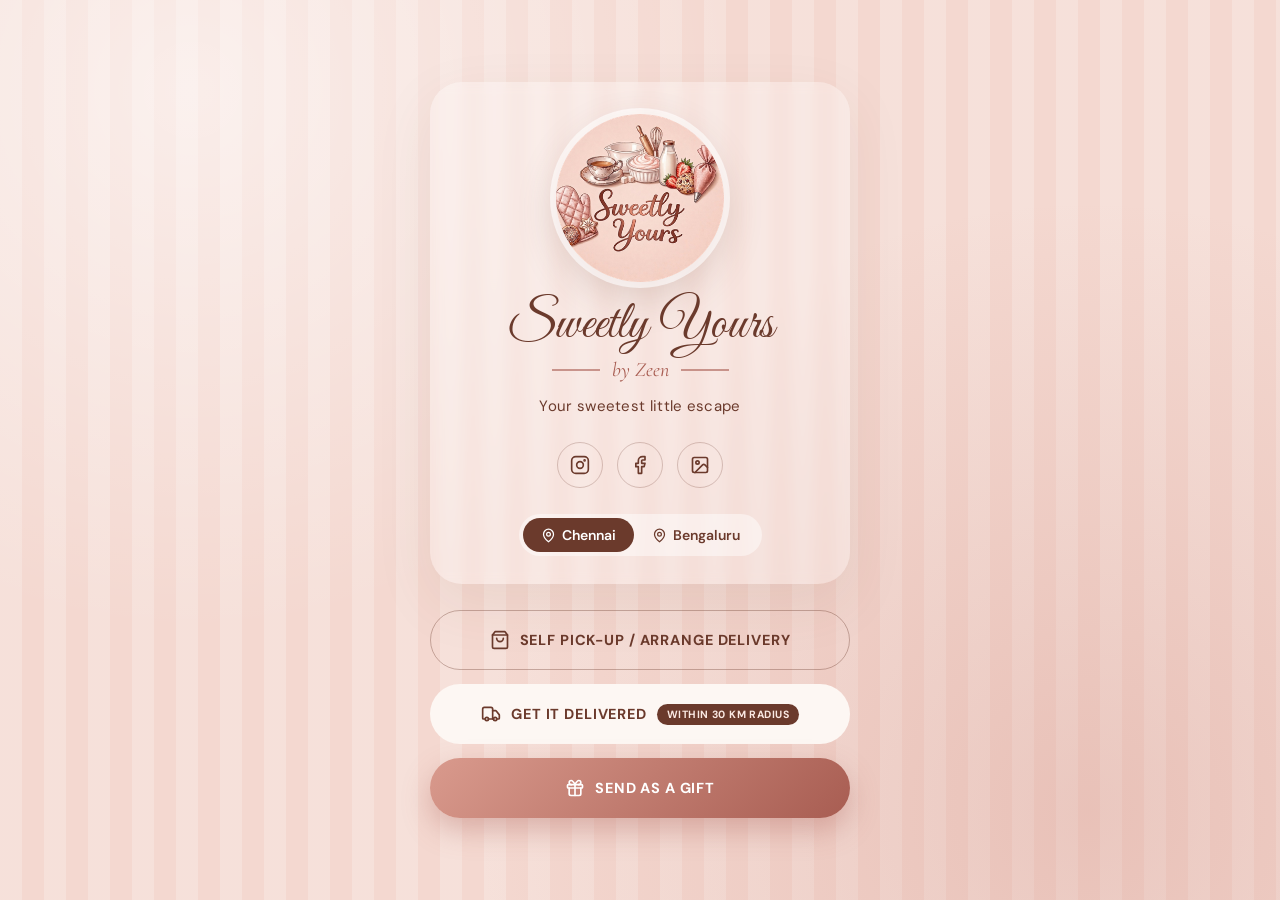
<file: index.html>
<!doctype html>
<html lang="en">
<head>
  <meta charset="utf-8">
  <meta name="viewport" content="width=device-width, initial-scale=1, viewport-fit=cover">
  <meta name="theme-color" content="#f4d8d0">
  <link rel="icon" href="assets/img/favicon.png">
  <link rel="preconnect" href="https://fonts.googleapis.com">
  <link rel="preconnect" href="https://fonts.gstatic.com" crossorigin>
  <link href="https://fonts.googleapis.com/css2?family=Cormorant+Garamond:ital,wght@0,600;0,700;1,500&family=DM+Sans:opsz,wght@9..40,400;9..40,500;9..40,600;9..40,700&family=Great+Vibes&display=swap" rel="stylesheet">
  <link rel="stylesheet" href="css/style.css">
  <title>Sweetly Yours by Zeen | OG Cookie Pie & Desserts in Chennai and Bengaluru</title>
  <meta name="description" content="Order the OG Cookie Pie, Caramel Crunch Cake, Tres Leches, Lava Brownie Tin, Biscoff Banoffee and handcrafted bonbons from Sweetly Yours by Zeen. Pick-up, delivery and gifting in Chennai and Bengaluru.">
  <link rel="canonical" href="https://www.sweetlyyoursbyzeen.com/">
  <meta property="og:type" content="website">
  <meta property="og:site_name" content="Sweetly Yours by Zeen">
  <meta property="og:title" content="Sweetly Yours by Zeen | OG Cookie Pie & Desserts in Chennai and Bengaluru">
  <meta property="og:description" content="Order the OG Cookie Pie, Caramel Crunch Cake, Tres Leches, Lava Brownie Tin, Biscoff Banoffee and handcrafted bonbons from Sweetly Yours by Zeen. Pick-up, delivery and gifting in Chennai and Bengaluru.">
  <meta property="og:url" content="https://www.sweetlyyoursbyzeen.com/">
  <meta property="og:image" content="https://www.sweetlyyoursbyzeen.com/assets/img/share.jpg">
  <meta property="og:image:width" content="1200">
  <meta property="og:image:height" content="630">
  <meta name="twitter:card" content="summary_large_image">
  <script type="application/ld+json">
  {
    "@context": "https://schema.org",
    "@type": "Bakery",
    "name": "Sweetly Yours by Zeen",
    "alternateName": "Sweetly Yours",
    "url": "https://www.sweetlyyoursbyzeen.com/",
    "logo": "https://www.sweetlyyoursbyzeen.com/assets/img/logo.png",
    "image": "https://www.sweetlyyoursbyzeen.com/assets/img/share.jpg",
    "description": "Home bakery known for the OG Cookie Pie, with cakes, desserts and handcrafted bonbons. Pick-up, delivery and gifting in Chennai and Bengaluru.",
    "servesCuisine": ["Desserts", "Bakery"],
    "areaServed": [{ "@type": "City", "name": "Chennai" }, { "@type": "City", "name": "Bengaluru" }],
    "hasMenu": "https://www.sweetlyyoursbyzeen.com/menu.html",
    "sameAs": ["https://www.instagram.com/sweetlyyours.byzeen/", "https://www.facebook.com/profile.php?id=61596770668055"]
  }
  </script>
</head>
<body data-page="landing">
  <main class="landing">
    <div class="landing__card">
      <img class="landing__logo" src="assets/img/logo.png" alt="Sweetly Yours logo">
      <h1 class="landing__name">Sweetly Yours</h1>
      <div class="landing__by">by Zeen</div>
      <p class="landing__tagline">Your sweetest little escape</p>
      <div class="landing__social">
        <a class="circle-btn" data-ig data-icon="instagram" href="#" target="_blank" rel="noopener" aria-label="Instagram"></a>
        <a class="circle-btn" data-fb data-icon="facebook" href="#" target="_blank" rel="noopener" aria-label="Facebook"></a>
        <a class="circle-btn" data-icon="image" href="gallery.html" aria-label="Gallery"></a>
      </div>
      <div class="city-switch" role="group" aria-label="Choose your city"></div>
    </div>

    <nav class="mode-list" aria-label="How would you like your order?">
      <a class="mode-btn mode-btn--outline" data-mode="pickup" data-icon="bag" href="menu.html">Self Pick-up / Arrange Delivery</a>
      <a class="mode-btn mode-btn--soft" data-mode="delivery" data-icon="truck" href="menu.html">Get it Delivered <span class="pill" data-rate-pill>Within 30 km radius</span></a>
      <a class="mode-btn mode-btn--primary" data-mode="gift" data-icon="gift" href="menu.html">Send as a Gift</a>
    </nav>
  </main>
  <script src="js/config.js"></script>
  <script src="js/areas.js"></script>
  <script src="js/app.js"></script>
</body>
</html>
</file>
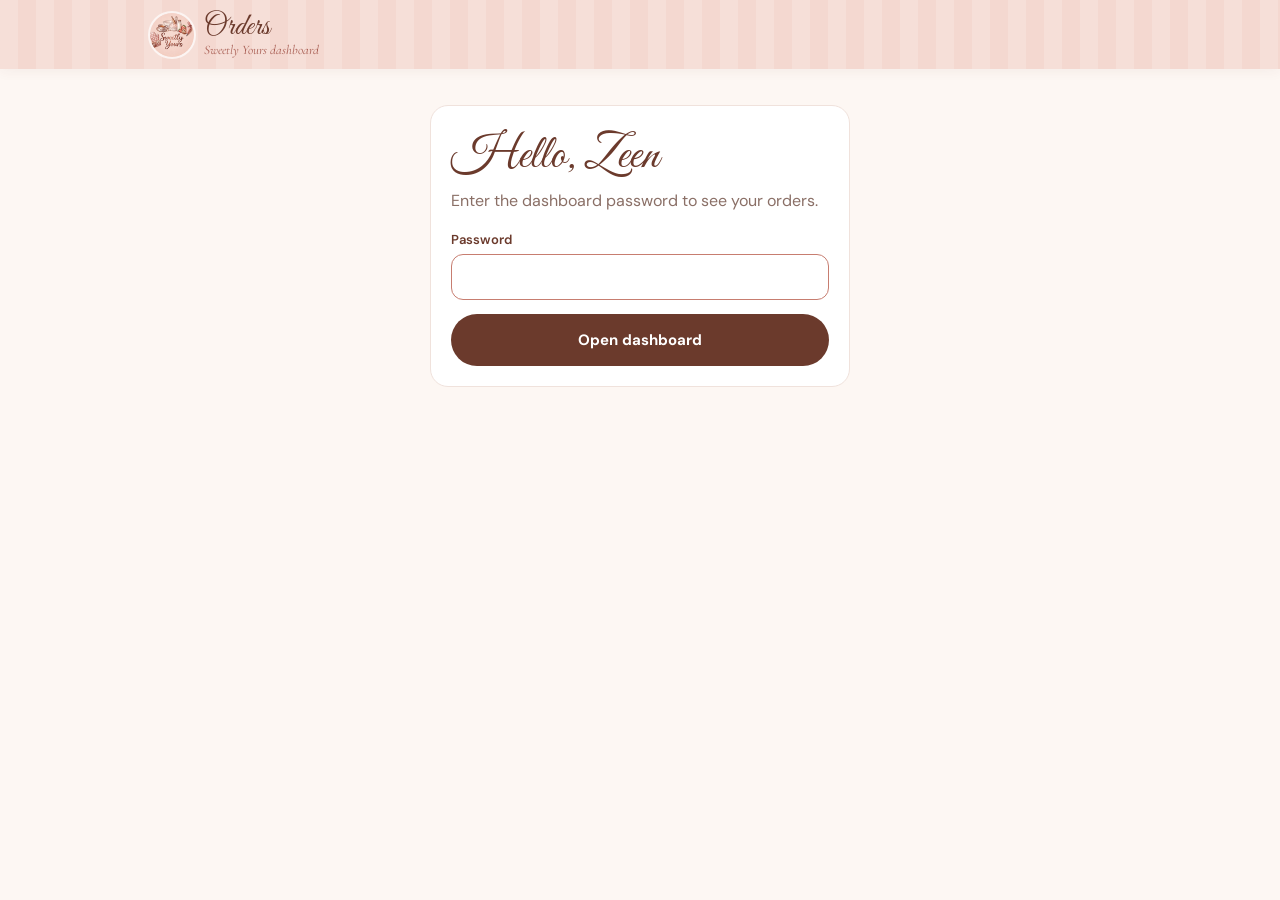
<file: admin.html>
<!doctype html>
<html lang="en">
<head>
  <meta charset="utf-8">
  <meta name="viewport" content="width=device-width, initial-scale=1, viewport-fit=cover">
  <meta name="theme-color" content="#f4d8d0">
  <link rel="icon" href="assets/img/favicon.png">
  <link rel="preconnect" href="https://fonts.googleapis.com">
  <link rel="preconnect" href="https://fonts.gstatic.com" crossorigin>
  <link href="https://fonts.googleapis.com/css2?family=Cormorant+Garamond:ital,wght@0,600;0,700;1,500&family=DM+Sans:opsz,wght@9..40,400;9..40,500;9..40,600;9..40,700&family=Great+Vibes&display=swap" rel="stylesheet">
  <link rel="stylesheet" href="css/style.css">
  <meta name="robots" content="noindex, nofollow">
  <title>Orders · Sweetly Yours</title>
</head>
<body data-page="admin">
  <header class="topbar" style="padding-bottom:12px">
    <div class="topbar__inner">
      <div class="topbar__row">
        <a class="brand" href="admin.html">
          <img src="assets/img/logo.png" alt="">
          <span class="brand__text"><span class="brand__name">Orders</span><span class="brand__by">Sweetly Yours dashboard</span></span>
        </a>
        <button class="head-btn hidden" type="button" data-admin-refresh data-icon="refresh" aria-label="Refresh"></button>
        <button class="head-btn hidden" type="button" data-admin-logout data-icon="logout" aria-label="Log out"></button>
      </div>
    </div>
  </header>
  <main class="container" id="admin"></main>
  <script src="js/config.js"></script>
  <script src="js/app.js"></script>
  <script src="js/admin.js"></script>
</body>
</html>
</file>
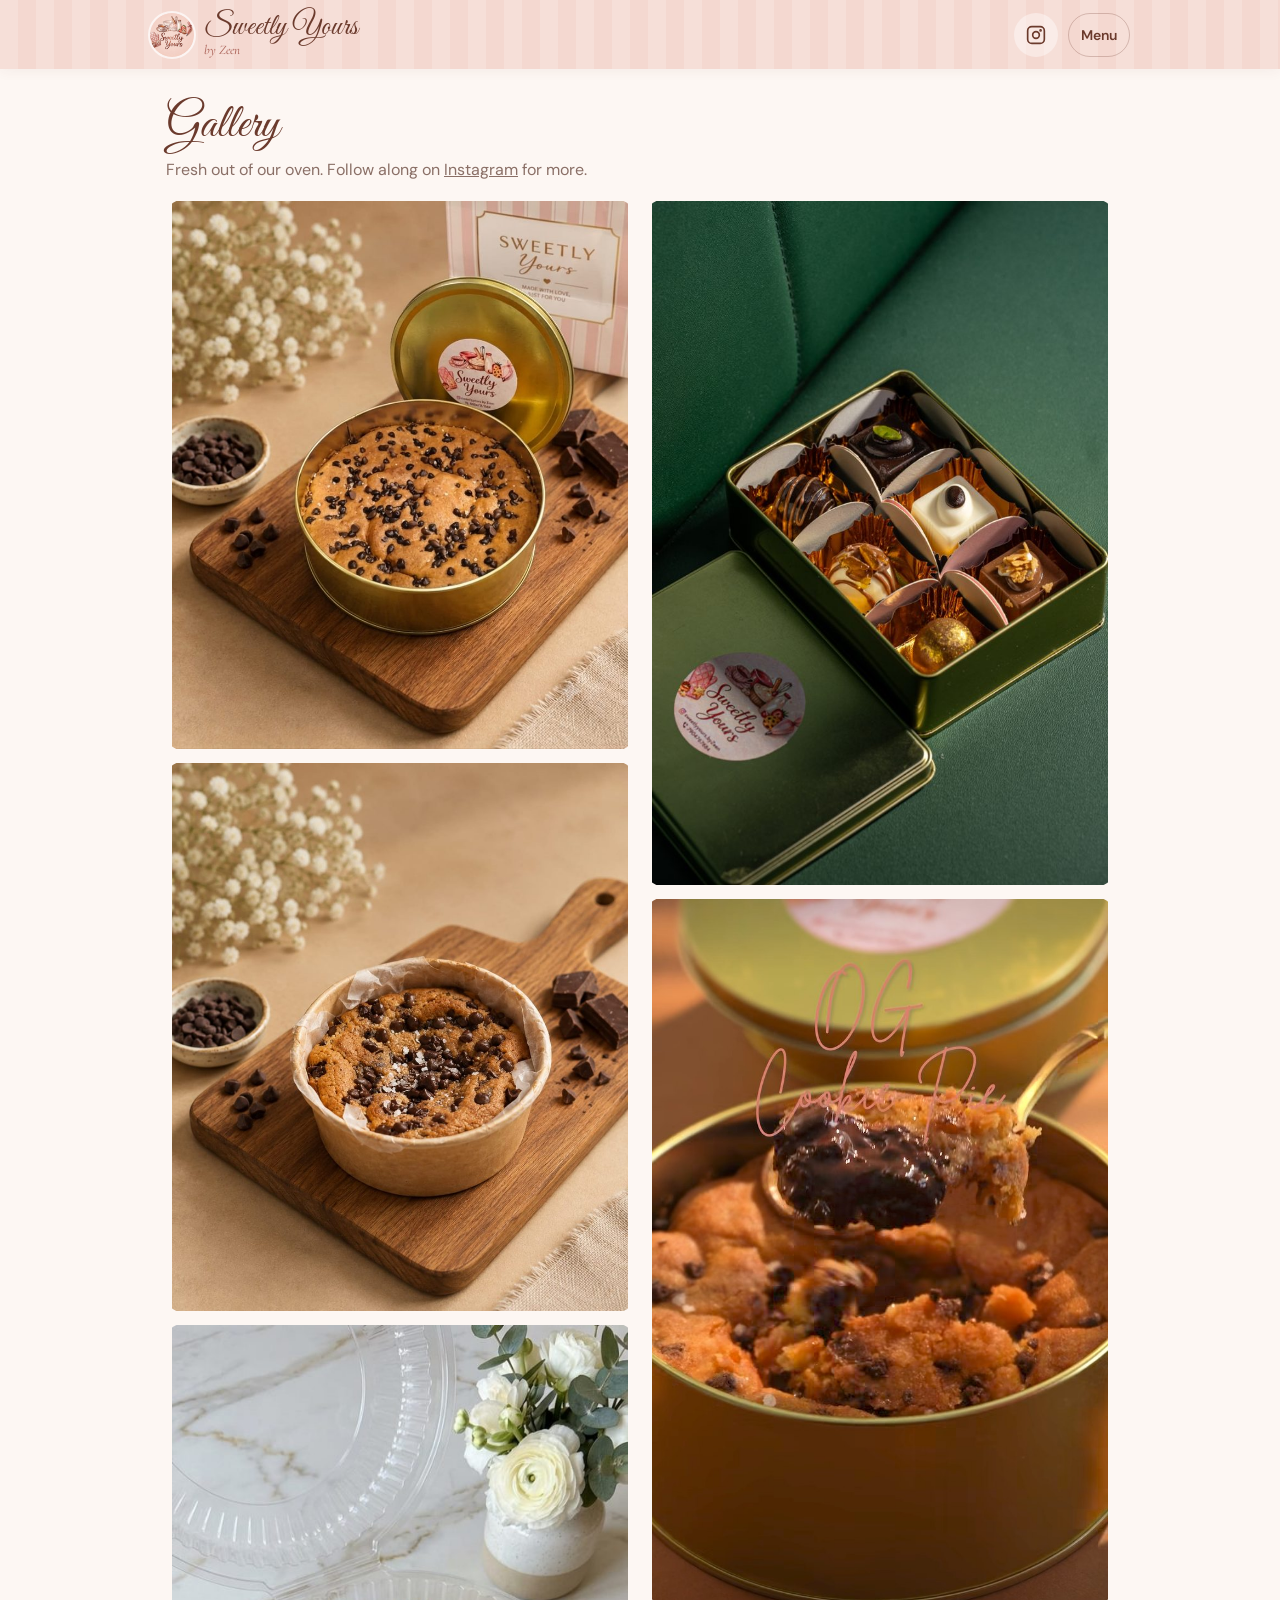
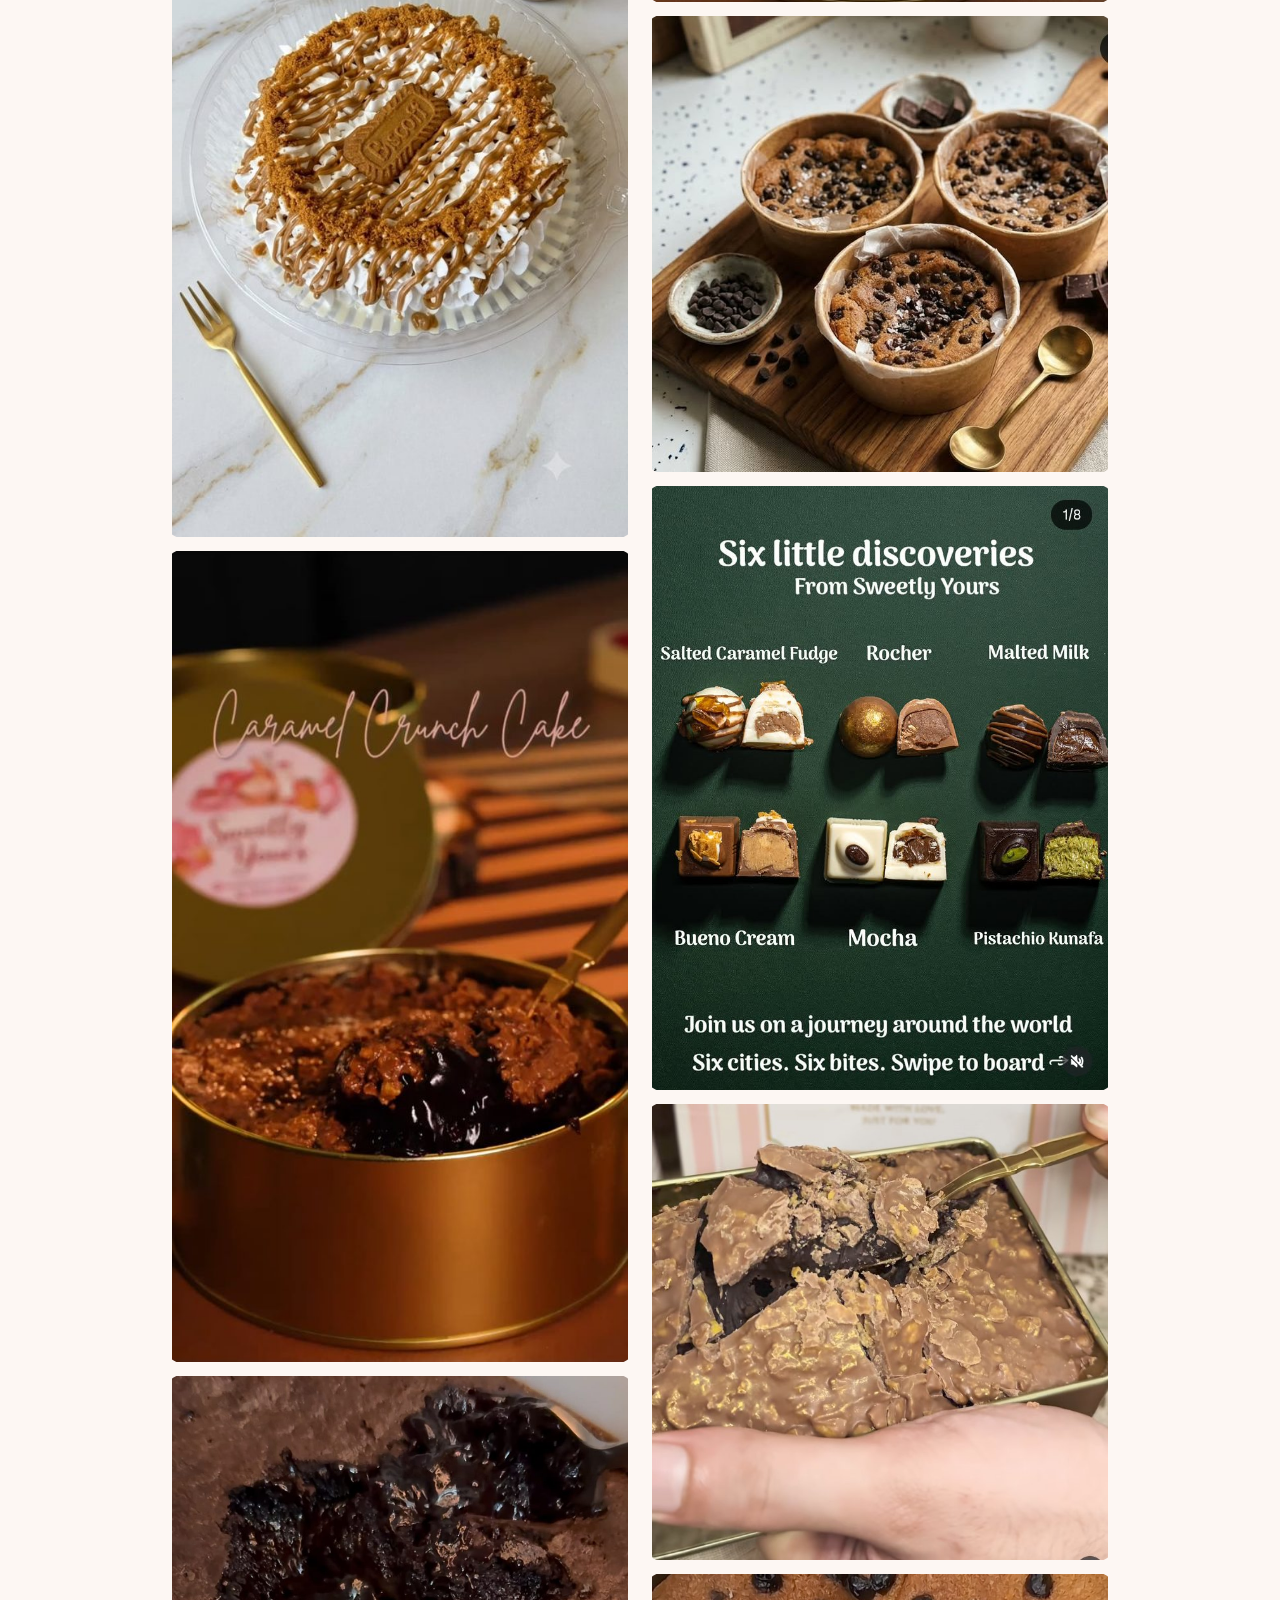
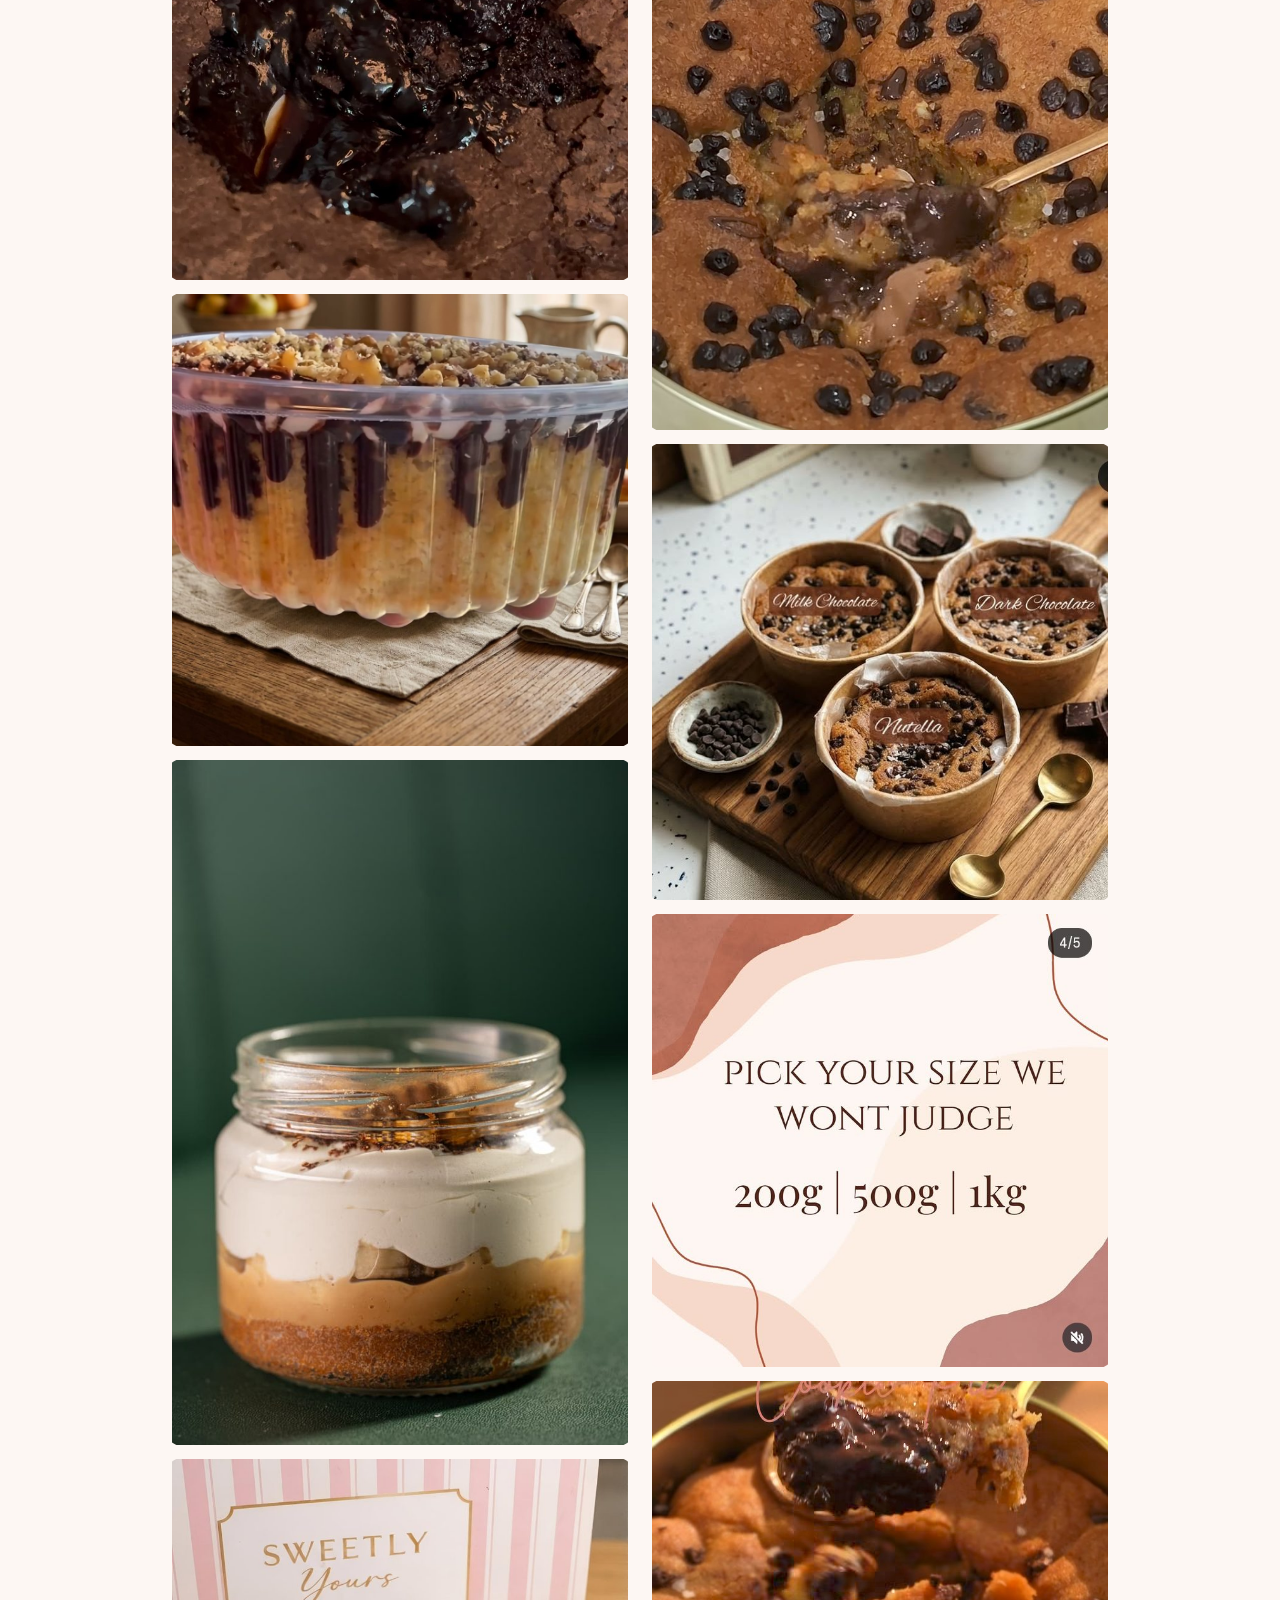
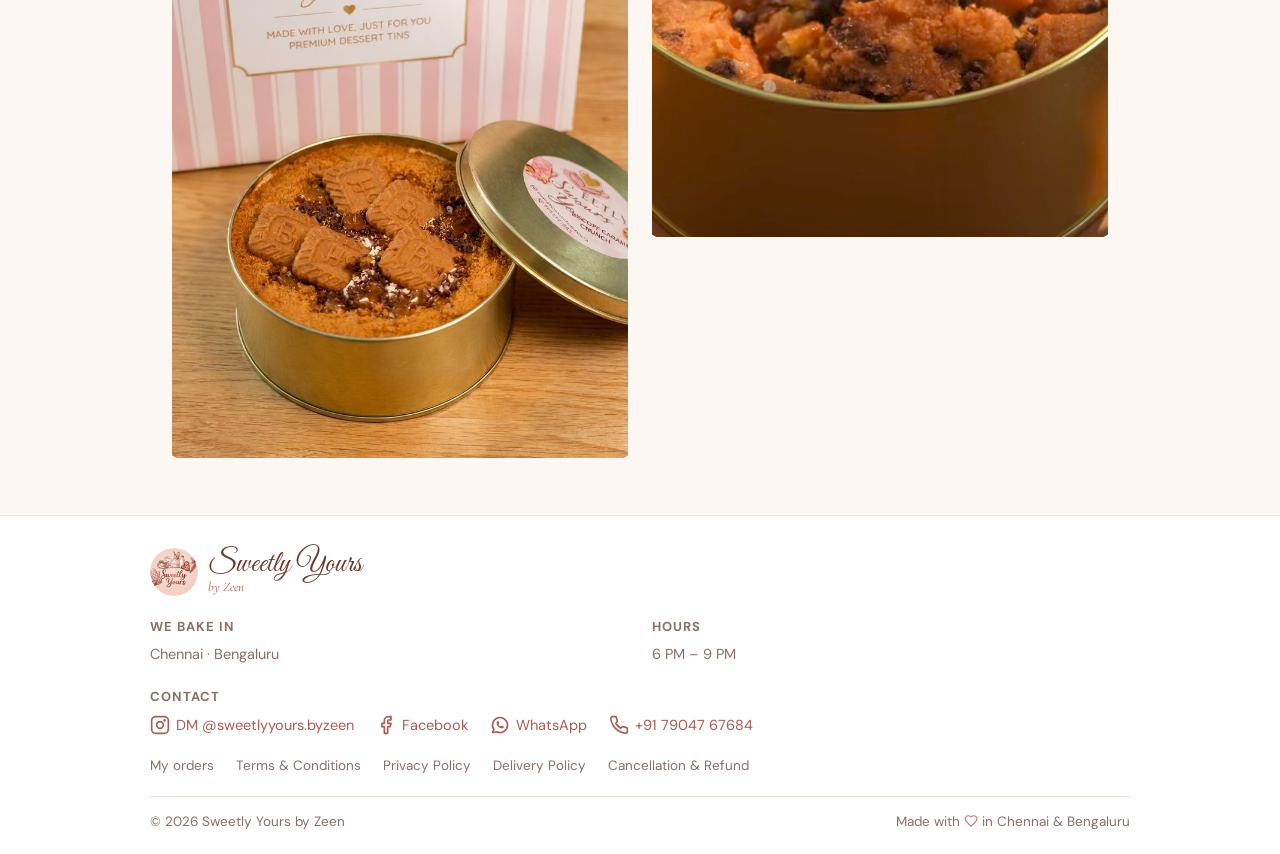
<file: gallery.html>
<!doctype html>
<html lang="en">
<head>
  <meta charset="utf-8">
  <meta name="viewport" content="width=device-width, initial-scale=1, viewport-fit=cover">
  <meta name="theme-color" content="#f4d8d0">
  <link rel="icon" href="assets/img/favicon.png">
  <link rel="preconnect" href="https://fonts.googleapis.com">
  <link rel="preconnect" href="https://fonts.gstatic.com" crossorigin>
  <link href="https://fonts.googleapis.com/css2?family=Cormorant+Garamond:ital,wght@0,600;0,700;1,500&family=DM+Sans:opsz,wght@9..40,400;9..40,500;9..40,600;9..40,700&family=Great+Vibes&display=swap" rel="stylesheet">
  <link rel="stylesheet" href="css/style.css">
  <title>Gallery | Sweetly Yours by Zeen</title>
  <meta name="description" content="Photos of the OG Cookie Pie, cakes, desserts and bonbons from Sweetly Yours by Zeen, Chennai and Bengaluru.">
  <link rel="canonical" href="https://www.sweetlyyoursbyzeen.com/gallery.html">
  <meta property="og:type" content="website">
  <meta property="og:site_name" content="Sweetly Yours by Zeen">
  <meta property="og:title" content="Gallery | Sweetly Yours by Zeen">
  <meta property="og:description" content="Photos of the OG Cookie Pie, cakes, desserts and bonbons from Sweetly Yours by Zeen, Chennai and Bengaluru.">
  <meta property="og:url" content="https://www.sweetlyyoursbyzeen.com/gallery.html">
  <meta property="og:image" content="https://www.sweetlyyoursbyzeen.com/assets/img/share.jpg">
  <meta property="og:image:width" content="1200">
  <meta property="og:image:height" content="630">
  <meta name="twitter:card" content="summary_large_image">
</head>
<body data-page="gallery">
  <header class="topbar" style="padding-bottom:12px">
    <div class="topbar__inner">
      <div class="topbar__row">
        <a class="brand" href="index.html" aria-label="Sweetly Yours home">
          <img src="assets/img/logo.png" alt="">
          <span class="brand__text"><span class="brand__name">Sweetly Yours</span><span class="brand__by">by Zeen</span></span>
        </a>
        <a class="head-btn" data-ig data-icon="instagram" href="#" target="_blank" rel="noopener" aria-label="Instagram"></a>
        <a class="head-btn head-btn--outline" href="menu.html"><span>Menu</span></a>
      </div>
    </div>
  </header>
  <main class="container">
    <h1 class="page-title">Gallery</h1>
    <p class="page-sub">Fresh out of our oven. Follow along on <a data-ig href="#" target="_blank" rel="noopener">Instagram</a> for more.</p>
    <div class="gallery"></div>
  </main>
  <footer data-footer></footer>
  <script src="js/config.js"></script>
  <script src="js/areas.js"></script>
  <script src="js/app.js"></script>
</body>
</html>
</file>
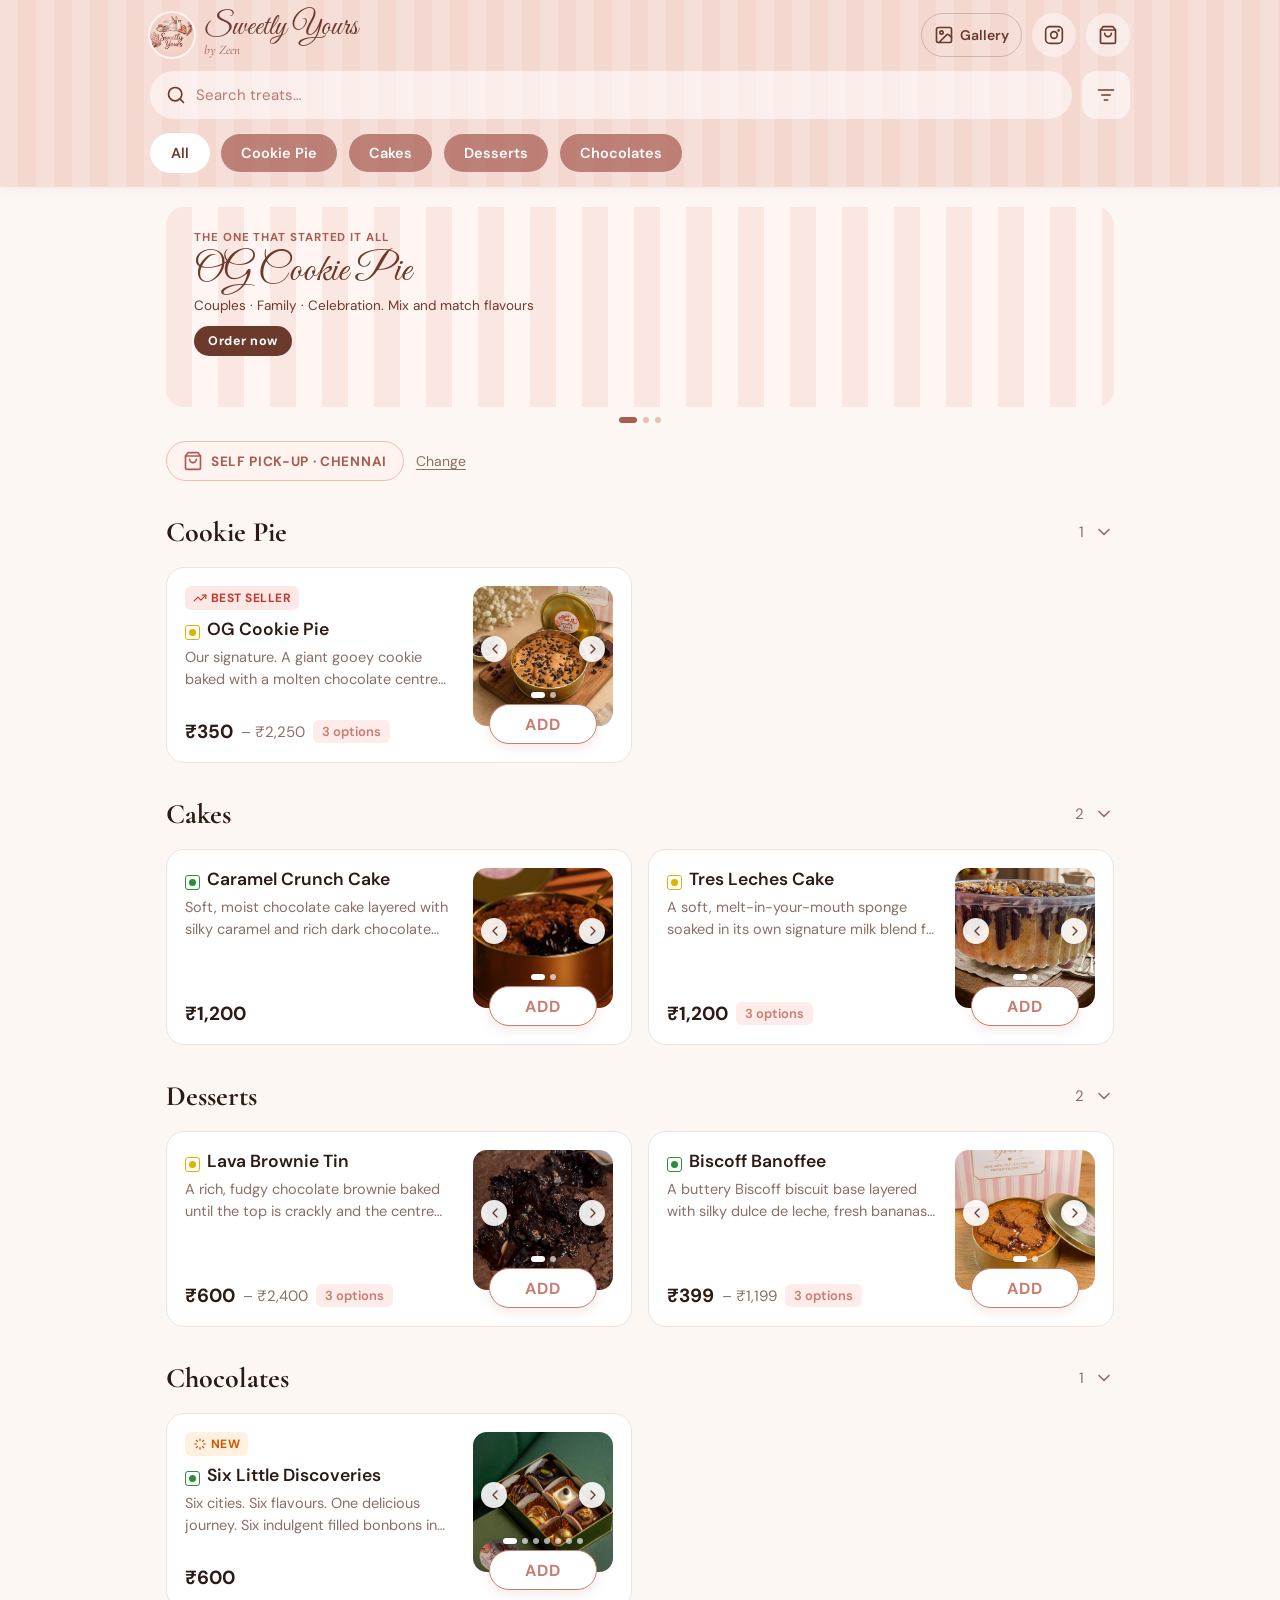
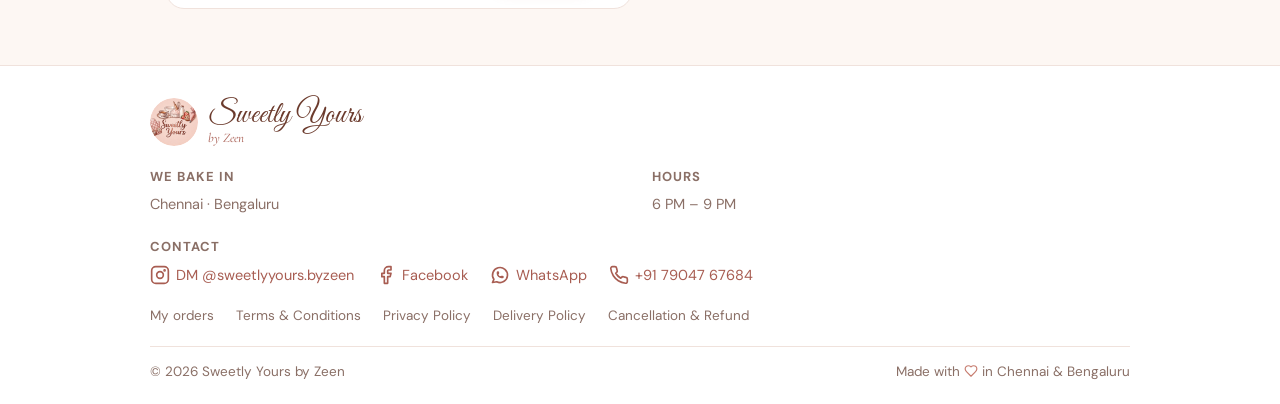
<file: menu.html>
<!doctype html>
<html lang="en">
<head>
  <meta charset="utf-8">
  <meta name="viewport" content="width=device-width, initial-scale=1, viewport-fit=cover">
  <meta name="theme-color" content="#f4d8d0">
  <link rel="icon" href="assets/img/favicon.png">
  <link rel="preconnect" href="https://fonts.googleapis.com">
  <link rel="preconnect" href="https://fonts.gstatic.com" crossorigin>
  <link href="https://fonts.googleapis.com/css2?family=Cormorant+Garamond:ital,wght@0,600;0,700;1,500&family=DM+Sans:opsz,wght@9..40,400;9..40,500;9..40,600;9..40,700&family=Great+Vibes&display=swap" rel="stylesheet">
  <link rel="stylesheet" href="css/style.css">
  <title>Menu | OG Cookie Pie, Cakes & Desserts | Sweetly Yours by Zeen</title>
  <meta name="description" content="See the full Sweetly Yours menu and order online: OG Cookie Pie (Milk, Dark, White Chocolate, Nutella), Caramel Crunch Cake, Tres Leches Cake, Lava Brownie Tin, Biscoff Banoffee and Six Little Discoveries bonbons.">
  <link rel="canonical" href="https://www.sweetlyyoursbyzeen.com/menu.html">
  <meta property="og:type" content="website">
  <meta property="og:site_name" content="Sweetly Yours by Zeen">
  <meta property="og:title" content="Menu | OG Cookie Pie, Cakes & Desserts | Sweetly Yours by Zeen">
  <meta property="og:description" content="See the full Sweetly Yours menu and order online: OG Cookie Pie (Milk, Dark, White Chocolate, Nutella), Caramel Crunch Cake, Tres Leches Cake, Lava Brownie Tin, Biscoff Banoffee and Six Little Discoveries bonbons.">
  <meta property="og:url" content="https://www.sweetlyyoursbyzeen.com/menu.html">
  <meta property="og:image" content="https://www.sweetlyyoursbyzeen.com/assets/img/share.jpg">
  <meta property="og:image:width" content="1200">
  <meta property="og:image:height" content="630">
  <meta name="twitter:card" content="summary_large_image">
</head>
<body data-page="menu">
  <header class="topbar">
    <div class="topbar__inner">
      <div class="topbar__row">
        <a class="brand" href="index.html" aria-label="Sweetly Yours home">
          <img src="assets/img/logo.png" alt="">
          <span class="brand__text"><span class="brand__name">Sweetly Yours</span><span class="brand__by">by Zeen</span></span>
        </a>
        <a class="head-btn head-btn--outline" data-icon="image" href="gallery.html" aria-label="Gallery"><span class="lbl">Gallery</span></a>
        <a class="head-btn" data-ig data-icon="instagram" href="#" target="_blank" rel="noopener" aria-label="Instagram"></a>
        <button class="head-btn" type="button" data-open-cart data-icon="cart" aria-label="Open cart"><span class="badge-count hidden" data-cart-count>0</span></button>
      </div>
      <div class="search-row">
        <label class="search" data-icon="search">
          <input id="search" type="search" placeholder="Search treats…" autocomplete="off" aria-label="Search the menu">
        </label>
        <div class="filter-wrap">
          <button class="filter-btn" type="button" data-icon="filter" aria-label="Sort" aria-expanded="false"></button>
          <div class="filter-menu hidden" role="menu">
            <p>Sort by</p>
            <button type="button" role="menuitemradio" data-sort="recommended" aria-checked="true">Recommended</button>
            <button type="button" role="menuitemradio" data-sort="low" aria-checked="false">Price: low to high</button>
            <button type="button" role="menuitemradio" data-sort="high" aria-checked="false">Price: high to low</button>
          </div>
        </div>
      </div>
      <nav class="tabs" role="tablist" aria-label="Categories"></nav>
    </div>
  </header>

  <main class="container">
    <div class="slider">
      <div class="slides"></div>
      <div class="dots"></div>
    </div>

    <div class="mode-chip-row">
      <span class="mode-chip"></span>
      <a class="link" href="index.html">Change</a>
    </div>

    <div id="menu"></div>
  </main>

  <footer data-footer></footer>

  <button class="cart-bar hidden" type="button">
    <span class="cart-bar__info"></span>
    <span class="cart-bar__go" data-icon="right">View box</span>
  </button>

  <script src="js/config.js"></script>
  <script src="js/areas.js"></script>
  <script src="js/app.js"></script>
</body>
</html>
</file>
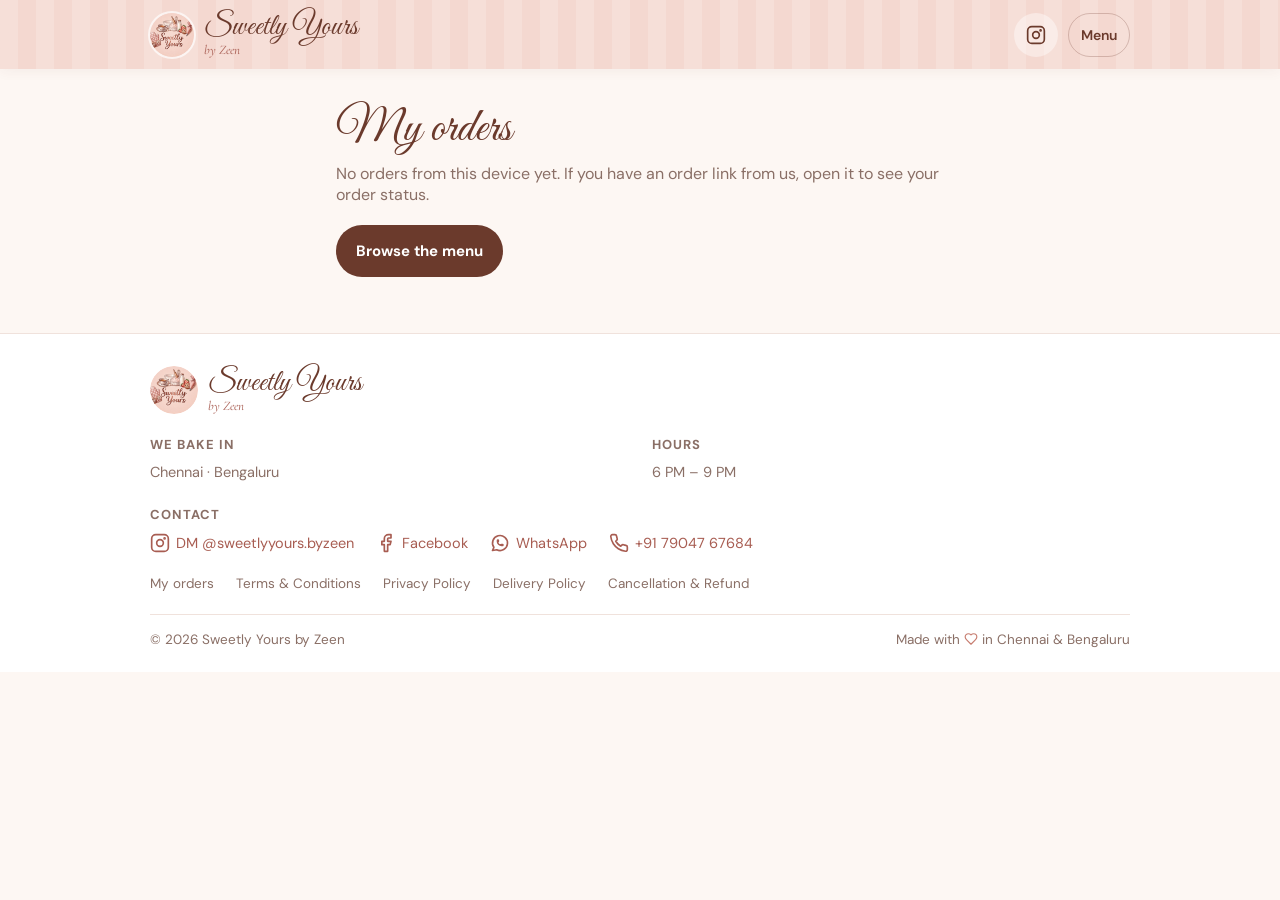
<file: order.html>
<!doctype html>
<html lang="en">
<head>
  <meta charset="utf-8">
  <meta name="viewport" content="width=device-width, initial-scale=1, viewport-fit=cover">
  <meta name="theme-color" content="#f4d8d0">
  <link rel="icon" href="assets/img/favicon.png">
  <link rel="preconnect" href="https://fonts.googleapis.com">
  <link rel="preconnect" href="https://fonts.gstatic.com" crossorigin>
  <link href="https://fonts.googleapis.com/css2?family=Cormorant+Garamond:ital,wght@0,600;0,700;1,500&family=DM+Sans:opsz,wght@9..40,400;9..40,500;9..40,600;9..40,700&family=Great+Vibes&display=swap" rel="stylesheet">
  <link rel="stylesheet" href="css/style.css">
  <meta name="robots" content="noindex">
  <title>Your order · Sweetly Yours by Zeen</title>
</head>
<body data-page="order">
  <header class="topbar" style="padding-bottom:12px">
    <div class="topbar__inner">
      <div class="topbar__row">
        <a class="brand" href="index.html" aria-label="Sweetly Yours home">
          <img src="assets/img/logo.png" alt="">
          <span class="brand__text"><span class="brand__name">Sweetly Yours</span><span class="brand__by">by Zeen</span></span>
        </a>
        <a class="head-btn" data-ig data-icon="instagram" href="#" target="_blank" rel="noopener" aria-label="Instagram"></a>
        <a class="head-btn head-btn--outline" href="menu.html"><span>Menu</span></a>
      </div>
    </div>
  </header>
  <main class="container track" id="order">
    <p class="empty">Loading your order…</p>
  </main>
  <footer data-footer></footer>
  <script src="js/config.js"></script>
  <script src="js/areas.js"></script>
  <script src="js/app.js"></script>
</body>
</html>
</file>
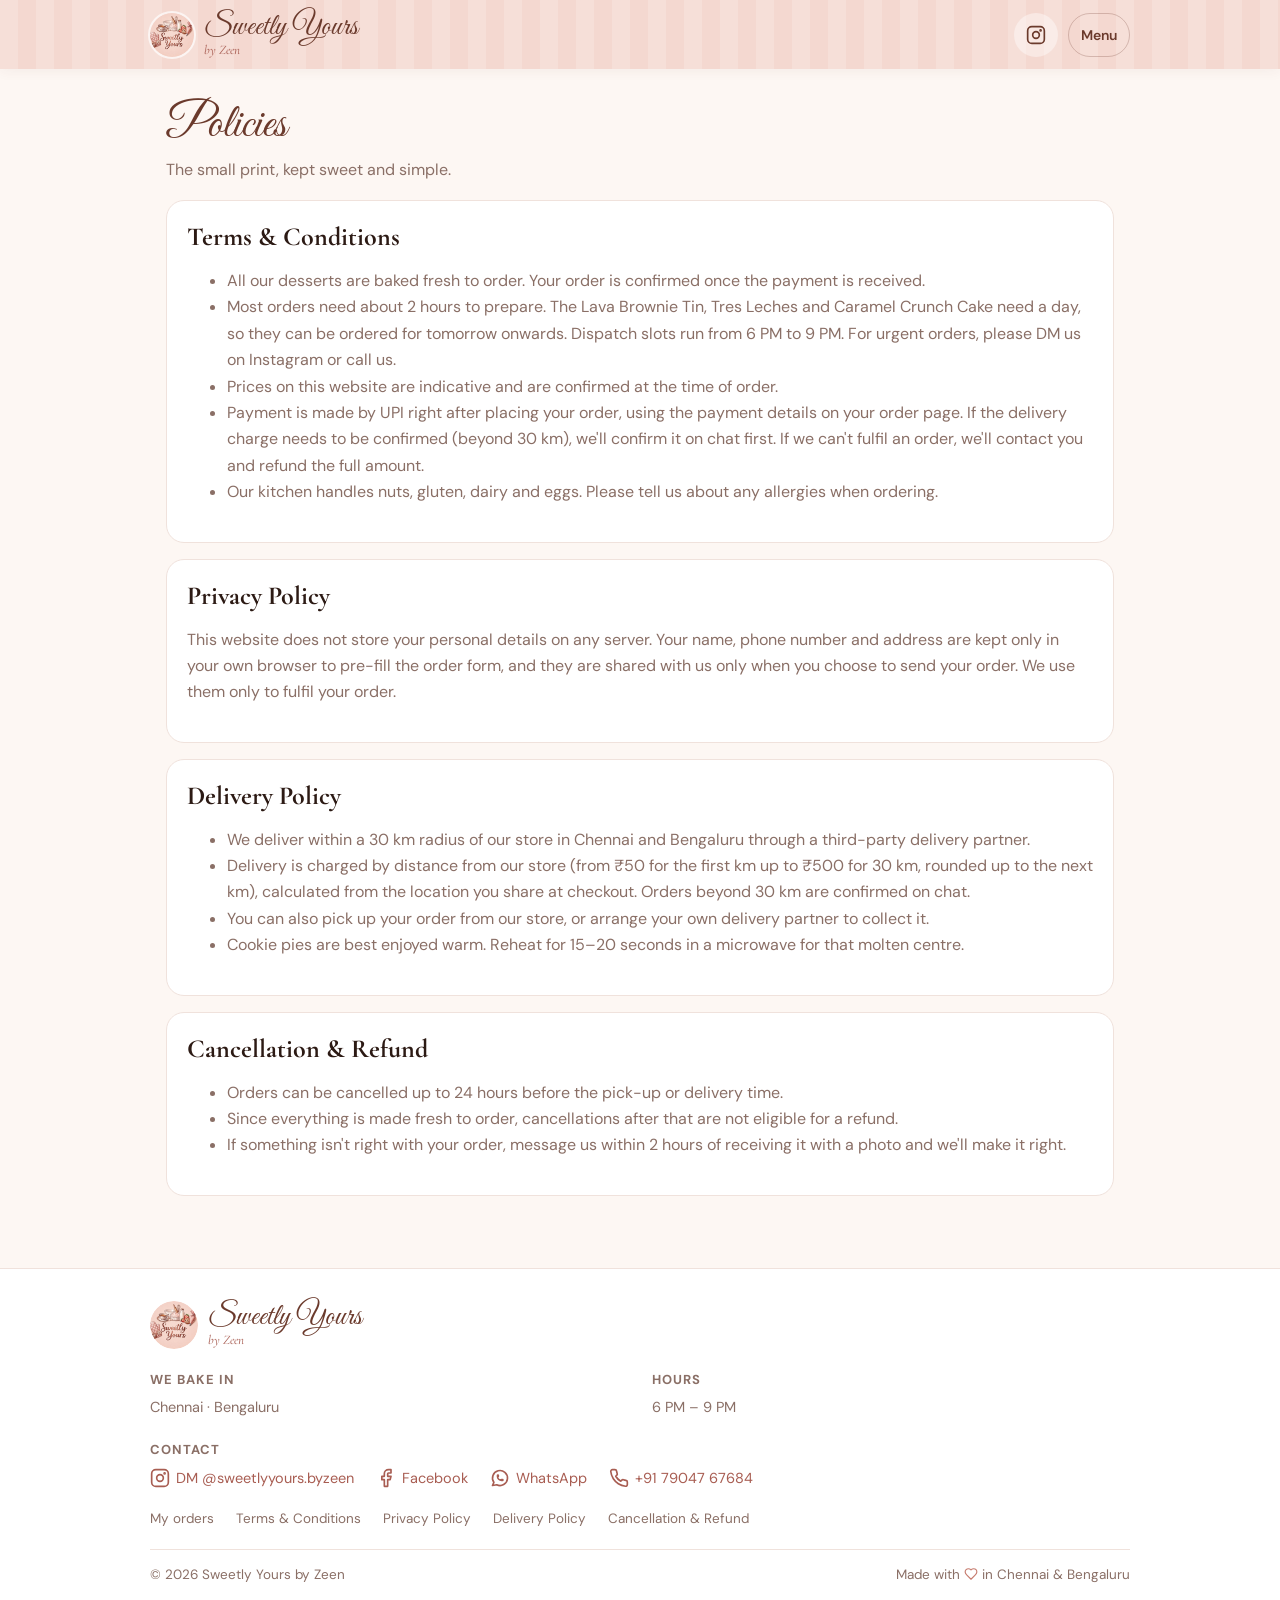
<file: policies.html>
<!doctype html>
<html lang="en">
<head>
  <meta charset="utf-8">
  <meta name="viewport" content="width=device-width, initial-scale=1, viewport-fit=cover">
  <meta name="theme-color" content="#f4d8d0">
  <link rel="icon" href="assets/img/favicon.png">
  <link rel="preconnect" href="https://fonts.googleapis.com">
  <link rel="preconnect" href="https://fonts.gstatic.com" crossorigin>
  <link href="https://fonts.googleapis.com/css2?family=Cormorant+Garamond:ital,wght@0,600;0,700;1,500&family=DM+Sans:opsz,wght@9..40,400;9..40,500;9..40,600;9..40,700&family=Great+Vibes&display=swap" rel="stylesheet">
  <link rel="stylesheet" href="css/style.css">
  <title>Policies | Sweetly Yours by Zeen</title>
  <meta name="description" content="Terms, privacy, delivery, cancellation and refund policies for Sweetly Yours by Zeen.">
  <link rel="canonical" href="https://www.sweetlyyoursbyzeen.com/policies.html">
  <meta property="og:type" content="website">
  <meta property="og:site_name" content="Sweetly Yours by Zeen">
  <meta property="og:title" content="Policies | Sweetly Yours by Zeen">
  <meta property="og:description" content="Terms, privacy, delivery, cancellation and refund policies for Sweetly Yours by Zeen.">
  <meta property="og:url" content="https://www.sweetlyyoursbyzeen.com/policies.html">
  <meta property="og:image" content="https://www.sweetlyyoursbyzeen.com/assets/img/share.jpg">
  <meta property="og:image:width" content="1200">
  <meta property="og:image:height" content="630">
  <meta name="twitter:card" content="summary_large_image">
</head>
<body data-page="policies">
  <header class="topbar" style="padding-bottom:12px">
    <div class="topbar__inner">
      <div class="topbar__row">
        <a class="brand" href="index.html" aria-label="Sweetly Yours home">
          <img src="assets/img/logo.png" alt="">
          <span class="brand__text"><span class="brand__name">Sweetly Yours</span><span class="brand__by">by Zeen</span></span>
        </a>
        <a class="head-btn" data-ig data-icon="instagram" href="#" target="_blank" rel="noopener" aria-label="Instagram"></a>
        <a class="head-btn head-btn--outline" href="menu.html"><span>Menu</span></a>
      </div>
    </div>
  </header>
  <main class="container">
    <h1 class="page-title">Policies</h1>
    <p class="page-sub">The small print, kept sweet and simple.</p>

    <section class="policy" id="terms">
      <h2>Terms &amp; Conditions</h2>
      <ul>
        <li>All our desserts are baked fresh to order. Your order is confirmed once the payment is received.</li>
        <li>Most orders need about 2 hours to prepare. The Lava Brownie Tin, Tres Leches and Caramel Crunch Cake need a day, so they can be ordered for tomorrow onwards. Dispatch slots run from 6 PM to 9 PM. For urgent orders, please DM us on Instagram or call us.</li>
        <li>Prices on this website are indicative and are confirmed at the time of order.</li>
        <li>Payment is made by UPI right after placing your order, using the payment details on your order page. If the delivery charge needs to be confirmed (beyond 30 km), we'll confirm it on chat first. If we can't fulfil an order, we'll contact you and refund the full amount.</li>
        <li>Our kitchen handles nuts, gluten, dairy and eggs. Please tell us about any allergies when ordering.</li>
      </ul>
    </section>

    <section class="policy" id="privacy">
      <h2>Privacy Policy</h2>
      <p>This website does not store your personal details on any server. Your name, phone number and address are kept only in your own browser to pre-fill the order form, and they are shared with us only when you choose to send your order. We use them only to fulfil your order.</p>
    </section>

    <section class="policy" id="shipping">
      <h2>Delivery Policy</h2>
      <ul>
        <li>We deliver within a 30 km radius of our store in Chennai and Bengaluru through a third-party delivery partner.</li>
        <li>Delivery is charged by distance from our store (from ₹50 for the first km up to ₹500 for 30 km, rounded up to the next km), calculated from the location you share at checkout. Orders beyond 30 km are confirmed on chat.</li>
        <li>You can also pick up your order from our store, or arrange your own delivery partner to collect it.</li>
        <li>Cookie pies are best enjoyed warm. Reheat for 15–20 seconds in a microwave for that molten centre.</li>
      </ul>
    </section>

    <section class="policy" id="refund">
      <h2>Cancellation &amp; Refund</h2>
      <ul>
        <li>Orders can be cancelled up to 24 hours before the pick-up or delivery time.</li>
        <li>Since everything is made fresh to order, cancellations after that are not eligible for a refund.</li>
        <li>If something isn't right with your order, message us within 2 hours of receiving it with a photo and we'll make it right.</li>
      </ul>
    </section>
  </main>
  <footer data-footer></footer>
  <script src="js/config.js"></script>
  <script src="js/areas.js"></script>
  <script src="js/app.js"></script>
</body>
</html>
</file>
<file: css/style.css>
:root {
  --blush: #f4d8d0;
  --blush-deep: #e9bfb3;
  --rose: #c77d70;
  --rose-dark: #a85d52;
  --cocoa: #6b3a2c;
  --cocoa-dark: #3f2018;
  --gold: #c9a24a;
  --cream: #fdf7f3;
  --paper: #ffffff;
  --ink: #2c1a14;
  --muted: #8a6f66;
  --line: #f0e2dc;
  --green: #2e7d32;
  --radius: 18px;
  --shadow: 0 10px 30px rgba(107, 58, 44, 0.12);
  --script: "Great Vibes", cursive;
  --serif: "Cormorant Garamond", Georgia, serif;
  --sans: "DM Sans", system-ui, -apple-system, sans-serif;
}

* { box-sizing: border-box; }
html { -webkit-text-size-adjust: 100%; scroll-behavior: smooth; }
body {
  margin: 0;
  font-family: var(--sans);
  color: var(--ink);
  background: var(--cream);
  -webkit-font-smoothing: antialiased;
}
img { max-width: 100%; display: block; }
a { color: inherit; }
button { font: inherit; color: inherit; cursor: pointer; border: 0; background: none; }
input, textarea, select { font: inherit; color: inherit; }
.icon { width: 20px; height: 20px; flex: none; }
.hidden { display: none !important; }

/* ---------- Landing ---------- */
.landing {
  min-height: 100vh;
  min-height: 100svh;
  display: flex;
  flex-direction: column;
  align-items: center;
  justify-content: center;
  padding: 40px 20px;
  text-align: center;
  background:
    radial-gradient(circle at 15% 10%, rgba(255,255,255,.55), transparent 40%),
    radial-gradient(circle at 85% 90%, rgba(199,125,112,.25), transparent 45%),
    repeating-linear-gradient(90deg, rgba(255,255,255,.22) 0 22px, transparent 22px 44px),
    var(--blush);
}
.landing__card {
  width: 100%;
  max-width: 420px;
  padding: 32px 20px 28px;
  border-radius: 32px;
  background: rgba(255, 255, 255, 0.28);
  backdrop-filter: blur(6px);
  -webkit-backdrop-filter: blur(6px);
  box-shadow: 0 20px 60px rgba(107, 58, 44, 0.08);
}
.landing__logo {
  width: 168px;
  height: 168px;
  margin: 0 auto;
  border-radius: 50%;
  box-shadow: 0 0 0 6px rgba(255,255,255,.6), 0 14px 40px rgba(107,58,44,.2);
}
.landing__name {
  margin: 18px 0 0;
  font-family: var(--script);
  font-weight: 400;
  font-size: 52px;
  line-height: 1;
  color: var(--cocoa);
}
.landing__by {
  display: flex;
  align-items: center;
  justify-content: center;
  gap: 12px;
  margin-top: 6px;
  font-family: var(--serif);
  font-style: italic;
  font-size: 20px;
  color: var(--rose-dark);
}
.landing__by::before, .landing__by::after {
  content: "";
  width: 48px;
  height: 1.5px;
  background: currentColor;
  opacity: .6;
}
.landing__tagline {
  margin: 14px 0 0;
  font-size: 15px;
  color: var(--cocoa);
  letter-spacing: .02em;
}
.landing__social {
  display: flex;
  justify-content: center;
  gap: 14px;
  margin: 26px 0 0;
}
.circle-btn {
  width: 46px;
  height: 46px;
  display: grid;
  place-items: center;
  border-radius: 50%;
  border: 1.5px solid rgba(107, 58, 44, 0.25);
  color: var(--cocoa);
  text-decoration: none;
  transition: background .2s;
}
.circle-btn:hover { background: rgba(255,255,255,.5); }

.city-switch {
  display: inline-flex;
  margin: 26px auto 0;
  padding: 4px;
  border-radius: 999px;
  background: rgba(255,255,255,.45);
}
.city-switch button {
  padding: 8px 18px;
  border-radius: 999px;
  font-size: 14px;
  font-weight: 600;
  color: var(--cocoa);
  display: inline-flex;
  align-items: center;
  gap: 6px;
}
.city-switch button[aria-pressed="true"] {
  background: var(--cocoa);
  color: #fff;
}

.mode-list {
  display: grid;
  gap: 14px;
  width: 100%;
  max-width: 420px;
  margin: 26px auto 0;
}
.mode-btn {
  display: flex;
  align-items: center;
  justify-content: center;
  gap: 10px;
  min-height: 60px;
  padding: 12px 22px;
  border-radius: 999px;
  font-weight: 700;
  font-size: 14.5px;
  letter-spacing: .06em;
  text-transform: uppercase;
  text-decoration: none;
  transition: transform .15s, box-shadow .2s;
}
.mode-btn:active { transform: scale(.98); }
.mode-btn--outline {
  border: 1.5px solid rgba(107, 58, 44, 0.35);
  color: var(--cocoa);
}
.mode-btn--soft {
  background: var(--cream);
  color: var(--cocoa);
}
.mode-btn--primary {
  color: #fff;
  background: linear-gradient(135deg, #d99a8d, var(--rose-dark));
  box-shadow: 0 12px 28px rgba(168, 93, 82, 0.35);
}
.mode-btn .pill {
  padding: 4px 10px;
  border-radius: 999px;
  background: var(--cocoa);
  color: #fbe9e3;
  font-size: 10.5px;
  letter-spacing: .04em;
}
.landing__note {
  margin: 22px 0 0;
  font-size: 13px;
  color: var(--cocoa);
  opacity: .75;
}

/* ---------- Menu header ---------- */
.topbar {
  position: sticky;
  top: 0;
  z-index: 30;
  background: var(--blush);
  background-image: repeating-linear-gradient(90deg, rgba(255,255,255,.18) 0 18px, transparent 18px 36px);
  padding: 12px 16px 0;
  box-shadow: 0 2px 12px rgba(107,58,44,.06);
}
.topbar__inner, .container {
  max-width: 980px;
  margin: 0 auto;
}
.topbar__row {
  display: flex;
  align-items: center;
  gap: 10px;
}
.brand {
  display: flex;
  align-items: center;
  gap: 10px;
  margin-right: auto;
  text-decoration: none;
  min-width: 0;
}
.brand img {
  width: 44px;
  height: 44px;
  border-radius: 50%;
  box-shadow: 0 0 0 2px rgba(255,255,255,.7);
}
.brand__text { display: flex; flex-direction: column; line-height: 1; min-width: 0; }
.brand__name { font-family: var(--script); font-size: 30px; color: var(--cocoa); white-space: nowrap; }
.brand__by { font-family: var(--serif); font-style: italic; font-size: 13px; color: var(--rose-dark); margin-top: 2px; }

.head-btn {
  height: 44px;
  min-width: 44px;
  display: inline-flex;
  align-items: center;
  justify-content: center;
  gap: 6px;
  padding: 0 12px;
  border-radius: 999px;
  background: rgba(255,255,255,.4);
  color: var(--cocoa);
  font-weight: 600;
  font-size: 14px;
  text-decoration: none;
  position: relative;
}
.head-btn--outline { background: transparent; border: 1.5px solid rgba(107,58,44,.25); }
.badge-count {
  position: absolute;
  top: -4px;
  right: -4px;
  min-width: 20px;
  height: 20px;
  padding: 0 5px;
  border-radius: 999px;
  background: var(--cocoa);
  color: #fff;
  font-size: 11px;
  font-weight: 700;
  display: grid;
  place-items: center;
}

.search-row {
  display: flex;
  gap: 10px;
  margin-top: 14px;
}
.search {
  flex: 1;
  display: flex;
  align-items: center;
  gap: 8px;
  height: 48px;
  padding: 0 16px;
  border-radius: 999px;
  background: rgba(255,255,255,.55);
  color: var(--cocoa);
}
.search input {
  flex: 1;
  min-width: 0;
  border: 0;
  outline: 0;
  background: transparent;
  font-size: 15px;
}
.search input::placeholder { color: var(--rose-dark); opacity: .8; }

.filter-wrap { position: relative; }
.filter-btn {
  width: 48px;
  height: 48px;
  display: grid;
  place-items: center;
  border-radius: 14px;
  background: rgba(255,255,255,.55);
  color: var(--cocoa);
}
.filter-btn[aria-expanded="true"] { background: var(--cocoa); color: #fff; }
.filter-menu {
  position: absolute;
  right: 0;
  top: 56px;
  width: 220px;
  padding: 8px;
  border-radius: 16px;
  background: var(--paper);
  box-shadow: var(--shadow);
  z-index: 5;
}
.filter-menu p { margin: 6px 10px; font-size: 12px; font-weight: 700; color: var(--muted); text-transform: uppercase; letter-spacing: .06em; }
.filter-menu button {
  display: flex;
  width: 100%;
  padding: 10px;
  border-radius: 10px;
  text-align: left;
  font-size: 14px;
}
.filter-menu button[aria-checked="true"] { background: var(--blush); color: var(--cocoa); font-weight: 600; }

.tabs {
  display: flex;
  gap: 10px;
  overflow-x: auto;
  padding: 14px 0;
  scrollbar-width: none;
}
.tabs::-webkit-scrollbar { display: none; }
.tab {
  flex: none;
  padding: 10px 20px;
  border-radius: 999px;
  border: 1.5px solid rgba(255,255,255,.75);
  color: #fff;
  font-weight: 600;
  font-size: 14.5px;
  background: rgba(168,93,82,.72);
}
.tab[aria-selected="true"] { background: #fff; color: var(--cocoa); border-color: #fff; }

/* ---------- Banner slider ---------- */
main { padding: 16px; }
.slider { position: relative; margin-top: 4px; }
.slides {
  display: flex;
  overflow-x: auto;
  scroll-snap-type: x mandatory;
  border-radius: var(--radius);
  scrollbar-width: none;
}
.slides::-webkit-scrollbar { display: none; }
.slide {
  flex: 0 0 100%;
  scroll-snap-align: start;
  display: grid;
  grid-template-columns: 1.3fr 1fr;
  min-height: 200px;
  background:
    repeating-linear-gradient(90deg, #fbe7e1 0 26px, #fff6f3 26px 52px);
  text-decoration: none;
  cursor: pointer;
  text-align: left;
}
.slide__text {
  padding: 22px 18px 22px 22px;
  display: flex;
  flex-direction: column;
  justify-content: center;
}
.slide__eyebrow { font-size: 11.5px; font-weight: 700; letter-spacing: .08em; text-transform: uppercase; color: var(--rose-dark); }
.slide__title { margin: 6px 0; font-family: var(--script); font-size: 40px; line-height: 1; color: var(--cocoa); font-weight: 400; }
.slide__desc { margin: 0; font-size: 13.5px; color: var(--cocoa); }
.slide__cta { margin-top: 12px; align-self: flex-start; padding: 7px 14px; border-radius: 999px; background: var(--cocoa); color: #fff; font-size: 12.5px; font-weight: 700; letter-spacing: .04em; }
.slide__img { position: relative; overflow: hidden; }
.slide__img img { position: absolute; inset: 0; width: 100%; height: 100%; object-fit: cover; }
.dots { display: flex; justify-content: center; gap: 6px; margin-top: 10px; }
.dots span { width: 6px; height: 6px; border-radius: 3px; background: var(--blush-deep); transition: width .2s; }
.dots span.on { width: 18px; background: var(--rose-dark); }

.mode-chip-row { display: flex; align-items: center; gap: 12px; margin: 18px 0 6px; flex-wrap: wrap; }
.mode-chip {
  display: inline-flex;
  align-items: center;
  gap: 8px;
  padding: 9px 16px;
  border-radius: 999px;
  border: 1.5px solid var(--blush-deep);
  background: #fff3ef;
  color: var(--rose-dark);
  font-weight: 700;
  font-size: 13.5px;
  letter-spacing: .05em;
  text-transform: uppercase;
}
.link { color: var(--muted); font-size: 14px; text-decoration: underline; text-underline-offset: 3px; }

/* ---------- Menu sections ---------- */
.section { margin-top: 26px; }
.section__head {
  display: flex;
  align-items: center;
  width: 100%;
  padding: 8px 0;
  text-align: left;
}
.section__title { margin: 0; font-family: var(--serif); font-size: 28px; font-weight: 700; color: var(--ink); }
.section__count { margin-left: auto; color: var(--muted); font-size: 15px; display: inline-flex; align-items: center; gap: 10px; }
.section__count svg { transition: transform .2s; }
.section.collapsed .section__count svg { transform: rotate(-90deg); }
.section.collapsed .cards { display: none; }
.cards { display: grid; gap: 16px; margin-top: 10px; }
@media (min-width: 760px) { .cards { grid-template-columns: 1fr 1fr; } }

.card {
  display: flex;
  gap: 14px;
  padding: 18px;
  border-radius: var(--radius);
  background: var(--paper);
  border: 1px solid var(--line);
  scroll-margin-top: 220px;
}
.card.flash { animation: flash 1.4s ease; }
@keyframes flash { 0%, 60% { box-shadow: 0 0 0 3px var(--rose); } 100% { box-shadow: 0 0 0 0 transparent; } }
.card__body { flex: 1; min-width: 0; display: flex; flex-direction: column; }
.tag {
  align-self: flex-start;
  display: inline-flex;
  align-items: center;
  gap: 4px;
  padding: 4px 8px;
  border-radius: 6px;
  font-size: 12px;
  font-weight: 700;
  letter-spacing: .04em;
  text-transform: uppercase;
  margin-bottom: 8px;
}
.tag svg { width: 14px; height: 14px; }
.tag--bestseller { background: #fde8e6; color: #c0392b; }
.tag--new { background: #fff1e0; color: #d35400; }
.tag--gifting { background: #f3e5f5; color: #7b1fa2; }
.tag--signature { background: #f8efd9; color: #9a7520; }
.card__name { margin: 0; font-size: 17.5px; font-weight: 600; line-height: 1.3; }
.card__desc {
  margin: 6px 0 0;
  color: var(--muted);
  font-size: 14.5px;
  line-height: 1.5;
  display: -webkit-box;
  -webkit-line-clamp: 2;
  -webkit-box-orient: vertical;
  overflow: hidden;
}
.card__price { margin-top: auto; padding-top: 12px; display: flex; align-items: center; gap: 8px; flex-wrap: wrap; }
.price { font-size: 19px; font-weight: 700; }
.price-to { color: var(--muted); font-size: 15px; }
.opts-tag { padding: 3px 9px; border-radius: 6px; background: #fdecea; color: var(--rose); font-size: 13px; font-weight: 600; }
.card__media { position: relative; flex: none; width: 140px; padding-bottom: 18px; }
.card__media img {
  width: 140px;
  height: 140px;
  object-fit: cover;
  border-radius: 14px;
  background: var(--blush);
  cursor: pointer;
}
.add-btn {
  position: absolute;
  left: 50%;
  bottom: 0;
  transform: translateX(-50%);
  width: 108px;
  height: 40px;
  border-radius: 999px;
  background: #fff;
  border: 1.5px solid var(--rose);
  color: var(--rose);
  font-weight: 700;
  letter-spacing: .06em;
  box-shadow: 0 4px 12px rgba(199,125,112,.18);
}
.add-btn:hover { background: #fff3ef; }
.add-btn .in-cart { font-size: 12px; }
.empty { margin: 40px 0; text-align: center; color: var(--muted); }

@media (max-width: 400px) {
  .card { padding: 14px; gap: 10px; }
  .card__media, .card__media img { width: 118px; }
  .card__media img { height: 118px; }
  .add-btn { width: 96px; }
  .brand__name { font-size: 26px; }
}
/* Phones: the Gallery button shows its icon only, so it never runs into the logo. */
@media (max-width: 600px) {
  .head-btn span.lbl { display: none; }
}
@media (max-width: 440px) {
  .brand__name { font-size: 26px; }
}

/* ---------- Floating cart bar ---------- */
.cart-bar {
  position: fixed;
  left: 16px;
  right: 16px;
  bottom: 16px;
  z-index: 25;
  max-width: 560px;
  margin: 0 auto;
  display: flex;
  align-items: center;
  justify-content: space-between;
  padding: 14px 20px;
  border-radius: 18px;
  background: var(--cocoa);
  color: #fff;
  box-shadow: 0 14px 34px rgba(63,32,24,.35);
  font-weight: 600;
}
.cart-bar small { display: block; font-weight: 400; opacity: .8; font-size: 12.5px; }
.cart-bar__go { display: inline-flex; align-items: center; gap: 6px; }
body.has-cart-bar footer { padding-bottom: 110px; }

/* ---------- Sheets / modals ---------- */
.overlay {
  position: fixed;
  inset: 0;
  z-index: 50;
  background: rgba(44, 26, 20, 0.5);
  display: flex;
  align-items: flex-end;
  justify-content: center;
  animation: fade .2s ease;
}
@keyframes fade { from { opacity: 0; } }
@keyframes up { from { transform: translateY(40px); opacity: .4; } }
.sheet {
  width: 100%;
  max-width: 560px;
  max-height: 92vh;
  max-height: 92svh;
  display: flex;
  flex-direction: column;
  border-radius: 24px 24px 0 0;
  background: var(--paper);
  animation: up .25s ease;
}
@media (min-width: 640px) {
  .overlay { align-items: center; padding: 20px; }
  .sheet { border-radius: 24px; }
}
.sheet__head {
  display: flex;
  align-items: center;
  gap: 10px;
  padding: 18px 20px 12px;
  border-bottom: 1px solid var(--line);
}
.sheet__head h2 { margin: 0; font-family: var(--serif); font-size: 26px; flex: 1; }
.close-btn { width: 38px; height: 38px; display: grid; place-items: center; border-radius: 50%; background: var(--cream); }
.sheet__body { padding: 16px 20px; overflow-y: auto; flex: 1; }
.sheet__foot { padding: 14px 20px calc(14px + env(safe-area-inset-bottom)); border-top: 1px solid var(--line); }

.product-hero { width: 100%; aspect-ratio: 1 / 1; object-fit: cover; border-radius: 16px; }
.product-hero--tall { aspect-ratio: 4 / 5; }
.product-desc { color: var(--muted); line-height: 1.55; font-size: 14.5px; }
.opt-group { margin-top: 18px; }
.opt-group h3 { margin: 0 0 10px; font-size: 15px; display: flex; justify-content: space-between; }
.opt-group h3 small { color: var(--muted); font-weight: 500; font-size: 12px; }
.opt {
  display: flex;
  align-items: center;
  gap: 12px;
  padding: 12px 14px;
  border: 1.5px solid var(--line);
  border-radius: 14px;
  margin-bottom: 8px;
  cursor: pointer;
}
.opt:has(input:checked) { border-color: var(--rose); background: #fff7f4; }
.opt input { accent-color: var(--rose-dark); width: 18px; height: 18px; margin: 0; }
.opt span { flex: 1; }
.opt b { font-weight: 600; }

.qty { display: inline-flex; align-items: center; border: 1.5px solid var(--blush-deep); border-radius: 999px; }
.qty button { width: 38px; height: 38px; font-size: 20px; color: var(--rose-dark); }
.qty span { min-width: 26px; text-align: center; font-weight: 700; }
.qty--sm button { width: 32px; height: 32px; font-size: 18px; }
.foot-row { display: flex; align-items: center; gap: 12px; }
.btn {
  flex: 1;
  display: inline-flex;
  align-items: center;
  justify-content: center;
  gap: 8px;
  min-height: 52px;
  padding: 0 20px;
  border-radius: 999px;
  background: var(--cocoa);
  color: #fff;
  font-weight: 700;
  font-size: 15px;
  text-decoration: none;
}
.btn--wa { background: #1f9d55; }
.btn--ig { background: linear-gradient(90deg, #c13584, #e1306c, #f77737); }
.btn:disabled { opacity: .5; cursor: not-allowed; }

.cart-item { display: flex; gap: 12px; padding: 12px 0; border-bottom: 1px solid var(--line); }
.cart-item img { width: 64px; height: 64px; border-radius: 12px; object-fit: cover; }
.cart-item__info { flex: 1; min-width: 0; }
.cart-item__name { margin: 0; font-weight: 600; font-size: 15px; }
.cart-item__opts { margin: 2px 0 8px; color: var(--muted); font-size: 13px; }
.cart-item__row { display: flex; align-items: center; justify-content: space-between; }
.summary { display: flex; justify-content: space-between; margin: 14px 0 4px; font-size: 16px; font-weight: 700; }
.fine { color: var(--muted); font-size: 12.5px; line-height: 1.5; margin: 4px 0 0; }

.form { display: grid; gap: 12px; margin-top: 18px; }
.form h3 { margin: 8px 0 0; font-family: var(--serif); font-size: 22px; }
.field { display: grid; gap: 6px; }
.field label { font-size: 13px; font-weight: 600; color: var(--cocoa); }
.field input, .field textarea, .field select {
  width: 100%;
  padding: 12px 14px;
  border: 1.5px solid var(--line);
  border-radius: 12px;
  background: var(--cream);
  outline: 0;
  font-size: 15px;
}
.field input:focus, .field textarea:focus, .field select:focus { border-color: var(--rose); background: #fff; }
.field textarea { min-height: 70px; resize: vertical; }
.field-row { display: grid; grid-template-columns: 1fr 1fr; gap: 12px; }
.seg { display: flex; gap: 6px; flex-wrap: wrap; }
.seg button { padding: 9px 14px; border-radius: 999px; border: 1.5px solid var(--line); font-size: 13.5px; font-weight: 600; color: var(--cocoa); }
.seg button[aria-pressed="true"] { border-color: var(--cocoa); background: var(--cocoa); color: #fff; }
.error { color: #c0392b; font-size: 13px; margin: 0; }

.toast {
  position: fixed;
  left: 50%;
  bottom: 90px;
  z-index: 60;
  transform: translateX(-50%);
  padding: 12px 18px;
  border-radius: 999px;
  background: var(--ink);
  color: #fff;
  font-size: 14px;
  box-shadow: var(--shadow);
  animation: up .2s ease;
  max-width: calc(100% - 32px);
  text-align: center;
}

/* ---------- Footer ---------- */
footer {
  margin-top: 40px;
  padding: 32px 20px 24px;
  background: var(--paper);
  border-top: 1px solid var(--line);
  font-size: 14.5px;
}
.foot-brand { display: flex; align-items: center; gap: 10px; text-decoration: none; }
.foot-brand img { width: 48px; height: 48px; border-radius: 50%; }
.foot-grid { display: grid; grid-template-columns: 1fr 1fr; gap: 24px; margin-top: 22px; }
@media (max-width: 520px) { .foot-grid { grid-template-columns: 1fr; } }
.foot-grid h4, .foot-contact h4 { margin: 0 0 8px; font-size: 13px; letter-spacing: .08em; text-transform: uppercase; color: var(--muted); }
.foot-grid p { margin: 0; color: var(--muted); line-height: 1.6; }
.foot-contact { margin-top: 22px; }
.foot-links { display: flex; flex-wrap: wrap; gap: 10px 22px; margin-top: 10px; }
.foot-links a { display: inline-flex; align-items: center; gap: 6px; color: var(--rose-dark); text-decoration: none; }
.foot-links--muted a { color: var(--muted); font-size: 13.5px; }
.foot-bottom {
  display: flex;
  justify-content: space-between;
  flex-wrap: wrap;
  gap: 8px;
  margin-top: 22px;
  padding-top: 16px;
  border-top: 1px solid var(--line);
  color: var(--muted);
  font-size: 13.5px;
}

/* ---------- Gallery & policies ---------- */
.page-title { font-family: var(--script); font-weight: 400; font-size: 48px; color: var(--cocoa); margin: 10px 0 4px; }
.page-sub { margin: 0 0 20px; color: var(--muted); }
.gallery { columns: 2 220px; column-gap: 12px; }
.gallery button { display: block; width: 100%; margin-bottom: 12px; break-inside: avoid; border-radius: 16px; overflow: hidden; }
.gallery img { width: 100%; transition: transform .3s; }
.gallery button:hover img { transform: scale(1.03); }
.lightbox { position: fixed; inset: 0; z-index: 60; background: rgba(20,10,8,.9); display: grid; place-items: center; padding: 20px; }
.lightbox img { max-height: 90vh; border-radius: 12px; }
.lightbox .close-btn { position: absolute; top: 16px; right: 16px; }
.policy { background: var(--paper); border: 1px solid var(--line); border-radius: var(--radius); padding: 20px; margin-bottom: 16px; scroll-margin-top: 100px; }
.policy h2 { margin: 0 0 8px; font-family: var(--serif); font-size: 26px; }
.policy p, .policy li { color: var(--muted); line-height: 1.65; }
.back-link { display: inline-flex; align-items: center; gap: 6px; color: var(--cocoa); font-weight: 600; text-decoration: none; }
.cart-bar__go svg { order: 2; }
.sheet__foot > .btn { width: 100%; }
@media (max-width: 480px) {
  .slide { min-height: 180px; }
  .slide__text { padding: 18px 12px 18px 16px; }
  .slide__title { font-size: 32px; }
  .slide__desc { font-size: 12.5px; }
}

/* ---------- Delivery location picker ---------- */
.summary--sub { margin: 6px 0 0; font-size: 14.5px; font-weight: 500; color: var(--muted); }
.summary--sub + .summary:not(.summary--sub) { margin-top: 8px; padding-top: 10px; border-top: 1px dashed var(--line); }
.loc-search { display: flex; gap: 8px; }
.loc-search input { flex: 1; min-width: 0; }
.loc-btn { width: 48px; flex: none; display: grid; place-items: center; border-radius: 12px; background: var(--cocoa); color: #fff; }
.loc-results { display: grid; gap: 4px; padding: 6px; border: 1.5px solid var(--line); border-radius: 12px; background: #fff; }
.loc-results button { display: flex; gap: 8px; align-items: flex-start; padding: 8px; border-radius: 8px; text-align: left; font-size: 13.5px; line-height: 1.4; }
.loc-results button:hover { background: var(--cream); }
.loc-results svg { width: 16px; height: 16px; margin-top: 2px; color: var(--rose); }
.loc-results .fine { margin: 4px 6px; }
.loc-gps { justify-self: start; display: inline-flex; align-items: center; gap: 6px; padding: 8px 14px; border-radius: 999px; border: 1.5px solid var(--blush-deep); color: var(--rose-dark); font-weight: 600; font-size: 13.5px; }
.loc-gps svg { width: 16px; height: 16px; }
.loc-info { margin: 0; font-size: 13.5px; line-height: 1.5; color: var(--cocoa); }
.loc-info span { color: var(--muted); }

/* ---------- Order placed sheet ---------- */
.sent { text-align: center; padding: 8px 0 4px; }
.sent__icon { width: 64px; height: 64px; margin: 0 auto; display: grid; place-items: center; border-radius: 50%; background: var(--blush); color: var(--cocoa); }
.sent__icon svg { width: 30px; height: 30px; }
.sent h3 { margin: 14px 0 4px; font-family: var(--serif); font-size: 28px; }
.sent__id { margin: 0 0 8px; font-size: 15px; }
.sent__id b { letter-spacing: .04em; color: var(--cocoa); }
.sent__actions { display: grid; gap: 6px; margin-top: 18px; text-align: center; }
.sent__actions .btn { flex: none; width: 100%; }
.sent__actions .btn svg { width: 20px; height: 20px; }
.sent__actions .fine { margin: 0 0 12px; }
.btn--chat { background: transparent; color: var(--ink, inherit); border: 1.5px solid var(--blush-deep); }
.btn--chat svg { color: #25d366; }
.sent__track { display: inline-flex; align-items: center; gap: 8px; margin-top: 14px; padding: 10px 16px; border-radius: 999px; border: 1.5px solid var(--blush-deep); color: var(--rose-dark); font-weight: 600; text-decoration: none; }
.btn--light { background: var(--cream); color: var(--cocoa); border: 1.5px solid var(--line); }
.chip-btn { display: inline-flex; align-items: center; gap: 6px; padding: 9px 14px; border-radius: 999px; border: 1.5px solid var(--line); background: #fff; color: var(--cocoa); font-weight: 600; font-size: 13.5px; text-decoration: none; }
.chip-btn svg { width: 16px; height: 16px; }
.chip-btn--wa { border-color: #1f9d55; color: #1f9d55; }
.sr { position: absolute; width: 1px; height: 1px; overflow: hidden; clip: rect(0 0 0 0); }

/* ---------- Order status page ---------- */
.track { padding-top: 20px; max-width: 640px; }
.track-status { text-align: center; padding: 28px 20px; border-radius: 24px; background: repeating-linear-gradient(90deg, #fbe7e1 0 26px, #fff6f3 26px 52px); }
.track-status__icon { width: 72px; height: 72px; margin: 0 auto; display: grid; place-items: center; border-radius: 50%; background: var(--cocoa); color: #fff; box-shadow: 0 0 0 6px rgba(255,255,255,.8); }
.track-status__icon svg { width: 34px; height: 34px; }
.track-status--placed .track-status__icon { background: var(--gold); }
.track-status--completed .track-status__icon { background: var(--rose-dark); }
.track-status--cancelled { background: #f6efed; }
.track-status--cancelled .track-status__icon { background: #9e8a84; }
.track-status__id { margin: 14px 0 0; font-size: 12.5px; font-weight: 700; letter-spacing: .08em; text-transform: uppercase; color: var(--rose-dark); }
.track-status h1 { margin: 4px 0 6px; font-family: var(--script); font-weight: 400; font-size: 46px; line-height: 1.1; color: var(--cocoa); }
.track-status p { margin: 0; color: var(--cocoa); }
.owner-note { margin: 16px auto 0; max-width: 440px; padding: 12px 16px; border-radius: 14px; background: #fff; text-align: left; color: var(--ink); font-size: 14.5px; line-height: 1.5; }
.owner-note b { display: block; font-size: 12px; letter-spacing: .06em; text-transform: uppercase; color: var(--rose-dark); margin-bottom: 4px; }

.steps { list-style: none; margin: 22px 0 0; padding: 0 4px; }
.steps li { position: relative; display: flex; align-items: flex-start; gap: 14px; padding-bottom: 18px; color: var(--muted); }
.steps li:not(:last-child)::before { content: ""; position: absolute; left: 15px; top: 32px; bottom: 0; width: 2px; background: var(--line); }
.steps li.done:not(:last-child)::before { background: var(--rose); }
.steps__dot { flex: none; width: 32px; height: 32px; display: grid; place-items: center; border-radius: 50%; background: #fff; border: 2px solid var(--line); }
.steps__dot svg { width: 16px; height: 16px; }
.steps li.done .steps__dot { background: var(--rose); border-color: var(--rose); color: #fff; }
.steps li.current .steps__dot { background: var(--cocoa); border-color: var(--cocoa); color: #fff; box-shadow: 0 0 0 5px var(--blush); }
.steps li.current, .steps li.done { color: var(--ink); }
.steps__label { padding-top: 5px; font-weight: 600; font-size: 15px; }
.steps__label small { display: block; font-weight: 400; font-size: 12.5px; color: var(--muted); margin-top: 2px; }
.track-actions { display: flex; flex-wrap: wrap; gap: 8px; margin: 4px 0 18px; }
.track-card { padding: 20px; border-radius: var(--radius); background: var(--paper); border: 1px solid var(--line); }
.track-card h2 { margin: 0; font-family: var(--serif); font-size: 26px; }
.track-item { display: flex; justify-content: space-between; gap: 12px; padding: 10px 0; border-bottom: 1px solid var(--line); font-size: 15px; }
.track-item small { display: block; color: var(--muted); font-size: 13px; margin-top: 2px; }
.track-meta { margin: 16px 0 0; display: grid; gap: 10px; }
.track-meta div { display: grid; grid-template-columns: 92px 1fr; gap: 10px; font-size: 14px; }
.track-meta dt { color: var(--muted); }
.track-meta dd { margin: 0; overflow-wrap: anywhere; }
.track-foot { display: grid; gap: 10px; margin-top: 18px; }
.my-orders { display: grid; gap: 10px; }
.my-order { display: flex; align-items: center; gap: 12px; padding: 14px 16px; border-radius: 16px; background: #fff; border: 1px solid var(--line); text-decoration: none; color: var(--cocoa); }
.my-order__main { flex: 1; display: grid; }
.my-order__main small { color: var(--muted); font-size: 13px; }

/* ---------- Owner dashboard ---------- */
body[data-page="admin"] main { padding-top: 6px; max-width: 760px; }
.login { max-width: 420px; margin: 30px auto; }
.ad-tabs .tab { background: #fff; color: var(--cocoa); border-color: var(--line); }
.ad-tabs .tab span { margin-left: 4px; padding: 1px 7px; border-radius: 999px; background: var(--blush); font-size: 12px; }
.ad-tabs .tab[aria-selected="true"] { background: var(--cocoa); color: #fff; border-color: var(--cocoa); }
.ad-tabs .tab[aria-selected="true"] span { background: rgba(255,255,255,.2); }
.ad-list { display: grid; gap: 14px; }
.ad-card { padding: 16px; border-radius: var(--radius); background: #fff; border: 1px solid var(--line); border-left: 5px solid var(--line); }
.ad-card--placed { border-left-color: var(--gold); }
.ad-card--confirmed, .ad-card--baking { border-left-color: var(--rose); }
.ad-card--ready { border-left-color: var(--cocoa); }
.ad-card--completed, .ad-card--cancelled { opacity: .8; }
.ad-card__head { display: flex; align-items: center; justify-content: space-between; gap: 10px; }
.ad-card__head b { letter-spacing: .04em; }
.status-pill { display: inline-flex; align-items: center; gap: 5px; padding: 4px 10px; border-radius: 999px; font-size: 12.5px; font-weight: 700; background: var(--blush); color: var(--cocoa); }
.status-pill svg { width: 14px; height: 14px; }
.status-pill--placed { background: #fbf0d6; color: #8a6514; }
.status-pill--completed { background: #e7f4ea; color: var(--green); }
.status-pill--cancelled { background: #eee; color: #777; }
.ad-who, .ad-when, .ad-total { margin: 6px 0 0; font-size: 14.5px; }
.ad-who a { color: var(--rose-dark); }
.ad-total small { color: var(--muted); margin-left: 6px; }
.ad-details, .ad-edit { margin-top: 12px; padding-top: 10px; border-top: 1px dashed var(--line); }
.ad-details summary, .ad-edit summary { cursor: pointer; font-weight: 600; color: var(--rose-dark); font-size: 14px; }
.ad-details .link { display: inline-block; margin-top: 12px; }
.ad-edit .field { margin-top: 10px; }
.ad-edit .btn { margin-top: 10px; width: 100%; }
.ad-actions { display: flex; gap: 10px; margin-top: 14px; }
.ad-actions .btn { min-height: 46px; }
.ad-select select { height: 46px; padding: 0 12px; border-radius: 999px; border: 1.5px solid var(--line); background: var(--cream); font-weight: 600; color: var(--cocoa); }
.ad-actions .btn { white-space: nowrap; }
.ad-actions .btn + .ad-select { flex: 0 1 160px; min-width: 0; }
.ad-actions .btn + .ad-select select { width: 100%; }
.ad-actions .ad-select:only-child, .ad-actions .ad-select:only-child select { width: 100%; }
.ad-notify { margin-top: 14px; padding: 12px; border-radius: 14px; background: var(--cream); }
.ad-notify p { margin: 0 0 8px; font-size: 13px; color: var(--muted); }
.ad-notify__btns { display: flex; flex-wrap: wrap; gap: 8px; }

/* ---------- UPI payment ---------- */
.pay { margin-top: 16px; padding: 18px; border-radius: var(--radius); background: #fff; border: 1.5px solid var(--blush-deep); display: grid; gap: 14px; }
.pay__head { display: flex; gap: 12px; align-items: flex-start; }
.pay__head > svg { flex: none; width: 40px; height: 40px; padding: 9px; border-radius: 50%; background: var(--blush); color: var(--cocoa); }
.pay__head h2 { margin: 0; font-family: var(--serif); font-size: 24px; }
.pay__head h2 small { font-family: var(--sans); font-size: 13px; font-weight: 500; color: var(--muted); }
.pay__head p { margin: 2px 0 0; color: var(--muted); font-size: 14px; line-height: 1.5; }
.pay--paid { border-color: #b9dfc2; background: #f3faf5; }
.pay--paid .pay__head > svg { background: var(--green); color: #fff; }
.pay--submitted .pay__head > svg { background: #fbf0d6; color: #8a6514; }
.pay--wait { border-style: dashed; }
.btn--upi { background: linear-gradient(90deg, #5f259f, #097939); }
.pay__qr-wrap { text-align: center; }
.pay__qr, .pay__qr-img { width: 216px; margin: 0 auto; padding: 8px; background: #fff; border-radius: 12px; border: 1px solid var(--line); }
.pay__qr-img--card { display: block; width: min(300px, 100%); padding: 0; border: 0; border-radius: 14px; box-shadow: 0 2px 10px rgba(107,58,44,.12); }
.pay__save { display: inline-flex; margin: 12px auto 0; }
.pay__save.btn { display: flex; width: min(300px, 100%); flex: none; }
.pay__steps { margin: 4px 0 0; padding-left: 22px; font-size: 14px; line-height: 1.6; color: var(--ink); }
.pay__steps li { margin: 2px 0; }
.pay__app { flex: none; width: 100%; min-height: 46px; font-size: 14px; font-weight: 600; }
.pay__qr img, .pay__qr canvas { margin: 0 auto; }
.pay__more summary { cursor: pointer; font-weight: 600; color: var(--rose-dark); font-size: 14px; }
.pay__more[open] summary { margin-bottom: 12px; }
.pay__more .fine { text-align: center; }
.pay__id { display: flex; align-items: center; justify-content: space-between; gap: 10px; padding: 10px 12px; border-radius: 12px; background: var(--cream); font-size: 14px; overflow-wrap: anywhere; }
.pay__form { display: grid; gap: 8px; }
.pay__form label { font-size: 13px; font-weight: 600; color: var(--cocoa); }
.pay__form input { padding: 12px 14px; border: 1.5px solid var(--line); border-radius: 12px; background: var(--cream); outline: 0; font-size: 15px; }
.pay__form input:focus { border-color: var(--rose); background: #fff; }
.ad-pay { display: flex; align-items: center; flex-wrap: wrap; gap: 8px 10px; margin-top: 10px; padding: 10px 12px; border-radius: 12px; background: var(--cream); font-size: 14px; }
.ad-pay__info { flex: 1; min-width: 120px; }
.ad-pay--submitted { background: #fdf6e3; }
.ad-pay--paid { background: #f3faf5; }
.ad-pay__hint { margin: 6px 2px 0; }
.status-pill--pay-unpaid { background: #f6efed; color: #8a6f66; }
.status-pill--pay-submitted { background: #fbf0d6; color: #8a6514; }
.status-pill--pay-paid { background: #e7f4ea; color: var(--green); }
.status-pill--pay-refunded { background: #e8eef8; color: #2f5d9b; }
.chip-btn { white-space: nowrap; flex: none; }

/* ---------- Prep info, slots, add-ons, store address ---------- */
.prep-info { margin-top: 14px; padding: 14px; border-radius: 14px; background: var(--cream); border: 1px solid var(--line); font-size: 14px; }
.prep-info > div:first-child { display: flex; flex-wrap: wrap; gap: 8px 18px; color: var(--cocoa); }
.prep-info > div:first-child span { display: inline-flex; align-items: center; gap: 6px; }
.prep-info svg { width: 16px; height: 16px; color: var(--rose-dark); }
.prep-info p { margin: 10px 0 0; color: var(--muted); line-height: 1.5; font-size: 13.5px; }
.prep-info__links { display: flex; gap: 16px; margin-top: 8px; }
.prep-info__links a { display: inline-flex; align-items: center; gap: 6px; color: var(--rose-dark); font-weight: 600; text-decoration: none; font-size: 13.5px; }
.slots { display: grid; grid-template-columns: repeat(2, 1fr); gap: 8px; }
@media (min-width: 480px) { .slots { grid-template-columns: repeat(4, 1fr); } }
.slot { padding: 10px 6px; border-radius: 12px; border: 1.5px solid var(--line); background: var(--cream); font-size: 13.5px; font-weight: 600; color: var(--cocoa); }
.slot[aria-pressed="true"] { background: var(--cocoa); border-color: var(--cocoa); color: #fff; }
.slot:disabled { opacity: .4; text-decoration: line-through; cursor: not-allowed; }
.store-addr { display: flex; gap: 10px; align-items: flex-start; margin-top: 12px; padding: 12px; border-radius: 12px; background: var(--cream); font-size: 13.5px; }
.store-addr svg { flex: none; width: 18px; height: 18px; margin-top: 1px; color: var(--rose-dark); }
.store-addr b { display: block; color: var(--cocoa); }
.store-addr span { color: var(--muted); line-height: 1.5; }
.loc-gps--big { justify-self: stretch; justify-content: center; padding: 12px 16px; font-size: 14.5px; background: #fff7f4; }
.loc-skip { justify-self: start; font-size: 13px; padding: 0; }
.addons { display: grid; gap: 8px; padding: 14px; border-radius: 16px; background: linear-gradient(135deg, #fff3ef, #fdf7f3); border: 1.5px solid var(--blush-deep); }
.addons h3 { margin: 0 0 4px; font-family: var(--serif); font-size: 22px; color: var(--cocoa); }
.addons h3 small { font-family: var(--sans); font-size: 13px; font-weight: 500; color: var(--muted); }
.addon { padding: 10px 12px; border-radius: 12px; background: #fff; border: 1.5px solid var(--line); }
.addon--on { border-color: var(--rose); }
.addon__row { display: flex; align-items: center; gap: 10px; }
.addon__info { flex: 1; min-width: 0; font-size: 14.5px; }
.addon__price { color: var(--rose-dark); font-weight: 700; margin-left: 4px; }
.addon__info small { display: block; color: var(--muted); font-size: 12.5px; line-height: 1.4; margin-top: 2px; }
.addon-toggle { flex: none; display: inline-flex; align-items: center; gap: 4px; padding: 7px 14px; border-radius: 999px; border: 1.5px solid var(--rose); color: var(--rose-dark); font-weight: 700; font-size: 13px; }
.addon-toggle svg { width: 14px; height: 14px; }
.addon-toggle[aria-pressed="true"] { background: var(--rose-dark); border-color: var(--rose-dark); color: #fff; }
.addon .qty { flex: none; }
.addon__text { width: 100%; margin-top: 10px; padding: 10px 12px; border: 1.5px solid var(--line); border-radius: 10px; background: var(--cream); outline: 0; font-size: 14.5px; }
.addon__text:focus { border-color: var(--rose); background: #fff; }
.addon__count { display: block; text-align: right; color: var(--muted); font-size: 11.5px; margin-top: 3px; }
.chip-btn--done { border-color: #b9dfc2; color: var(--green); background: #f3faf5; }
@media (max-width: 400px) {
  .mode-btn { font-size: 13px; letter-spacing: .03em; padding: 12px 16px; gap: 8px; }
  .mode-btn .pill { font-size: 10px; padding: 4px 8px; }
}

/* ---------- Option notes, product photo gallery ---------- */
.opt__note { display: block; font-size: 12px; font-weight: 500; color: var(--muted); margin-top: 1px; }
.opt b { text-align: right; }
.swipe { position: relative; }
.swipe__track { display: flex; overflow-x: auto; scroll-snap-type: x mandatory; scrollbar-width: none; border-radius: 14px; }
.swipe__track::-webkit-scrollbar { display: none; }
.swipe__track > img { flex: 0 0 100%; scroll-snap-align: start; border-radius: 0; }
.swipe__dots { position: absolute; left: 0; right: 0; bottom: 8px; display: flex; justify-content: center; gap: 5px; pointer-events: none; }
.swipe__dots span { width: 6px; height: 6px; border-radius: 3px; background: rgba(255,255,255,.65); box-shadow: 0 0 2px rgba(0,0,0,.3); transition: width .2s; }
.swipe__dots span.on { width: 14px; background: #fff; }
.swipe__arrow { position: absolute; top: 50%; transform: translateY(-50%); width: 32px; height: 32px; display: none; place-items: center; border-radius: 50%; background: rgba(255,255,255,.9); color: var(--cocoa); box-shadow: 0 2px 6px rgba(0,0,0,.2); }
.swipe__arrow svg { width: 16px; height: 16px; }
.swipe__arrow--prev { left: 8px; }
.swipe__arrow--next { right: 8px; }
@media (hover: hover) and (pointer: fine) { .swipe__arrow { display: grid; } }
.card__media .swipe { width: 140px; }
.card__media .swipe__track { border-radius: 14px; }
.card__media .card__img, .card__media > .card__img { width: 140px; height: 140px; object-fit: cover; border-radius: 14px; background: var(--blush); cursor: pointer; }
.card__media .swipe__track > img { border-radius: 0; }
.card__media .swipe__dots { bottom: 28px; }
.card__media .swipe__arrow { width: 26px; height: 26px; top: 45%; }
@media (max-width: 400px) {
  .card__media .swipe, .card__media .card__img { width: 118px; }
  .card__media .card__img { height: 118px; }
}
.card__media { align-self: flex-start; }
.store-addr__map { display: inline-flex; align-items: center; gap: 5px; margin-top: 6px; color: var(--rose-dark); font-weight: 600; text-decoration: none; }
.store-addr__map svg { width: 14px; height: 14px; margin: 0; }

/* ---------- Owner's VIP delivery ---------- */
.vip { display: flex; align-items: center; gap: 12px; width: 100%; padding: 14px 16px; border-radius: 16px; border: 1.5px dashed var(--gold); background: linear-gradient(135deg, #fffaf0, #fdf1d8); text-align: left; color: var(--cocoa); }
.vip__text { flex: 1; min-width: 0; }
.vip__text b { display: block; font-size: 15px; }
.vip__text small { display: block; margin-top: 2px; color: var(--muted); font-size: 12.5px; line-height: 1.4; }
.vip__price { flex: none; text-align: right; font-weight: 700; font-size: 15px; }
.vip__price small { display: block; margin-top: 2px; font-size: 11.5px; font-weight: 600; color: #9a7520; text-transform: uppercase; letter-spacing: .05em; }
.vip[aria-pressed="true"] { border-style: solid; background: linear-gradient(135deg, #f8e7b8, #e9c97a); box-shadow: 0 6px 18px rgba(201,162,74,.35); }
.vip[aria-pressed="true"] .vip__price small { color: var(--cocoa); }
.cart-item__addon { margin: -4px 0 8px; font-size: 13px; color: var(--rose-dark); display: flex; justify-content: space-between; gap: 8px; }
.cart-item__addon b { font-weight: 600; color: var(--ink); }
.sheet .addons { margin-top: 18px; }

/* ---------- Dashboard live alerts ---------- */
.alert-bar { display: flex; align-items: center; justify-content: center; gap: 8px; width: 100%; margin: 4px 0 6px; padding: 12px 14px; border-radius: 14px; background: #fbf0d6; color: #8a6514; font-weight: 600; font-size: 14px; border: 1.5px dashed #e3c77a; }
.alert-bar svg { width: 18px; height: 18px; }
.status-pill--pay-paying { background: #e8e6fb; color: #4b3fb3; animation: pulse 1.4s ease-in-out infinite; }
@keyframes pulse { 50% { opacity: .55; } }

/* ---------- Delivery location (area search, pin on map) ---------- */
.loc-actions { display: grid; grid-template-columns: 1fr 1fr; gap: 10px; }
.loc-act { display: inline-flex; align-items: center; justify-content: center; gap: 8px; min-height: 48px; padding: 0 12px; border-radius: 14px; background: var(--cream); border: 1.5px solid var(--line); color: var(--cocoa); font-weight: 600; font-size: 14px; }
.loc-act svg { width: 18px; height: 18px; color: var(--rose-dark); }
.loc-act--dash { border: 1.5px dashed var(--rose); color: var(--rose-dark); background: #fff7f4; }
.area-field { position: relative; }
.area-search { display: flex; align-items: center; gap: 8px; padding: 0 12px; border: 1.5px solid var(--line); border-radius: 12px; background: var(--cream); }
.area-search:focus-within { border-color: var(--rose); background: #fff; }
.area-search svg { width: 18px; height: 18px; color: var(--muted); flex: none; }
.area-search input { flex: 1; min-width: 0; padding: 12px 0; border: 0; outline: 0; background: transparent; font-size: 15px; }
.area-results { display: grid; gap: 2px; padding: 6px; border: 1.5px solid var(--line); border-radius: 12px; background: #fff; box-shadow: var(--shadow); }
.area-results button { display: flex; gap: 8px; align-items: flex-start; padding: 9px 8px; border-radius: 8px; text-align: left; font-size: 13.5px; line-height: 1.4; color: var(--muted); }
.area-results button b { color: var(--ink); font-weight: 600; }
.area-results button:hover { background: var(--cream); }
.area-results svg { width: 16px; height: 16px; margin-top: 2px; color: var(--rose); flex: none; }
.area-results .fine { margin: 4px 6px; }
.pinmap { position: fixed; inset: 0; z-index: 70; background: rgba(44,26,20,.55); display: grid; place-items: center; padding: 16px; }
.pinmap__box { width: 100%; max-width: 520px; display: grid; gap: 12px; padding: 16px; border-radius: 20px; background: #fff; }
.pinmap__head { display: flex; align-items: center; justify-content: space-between; }
.pinmap__head h3 { margin: 0; font-family: var(--serif); font-size: 24px; }
.pinmap__map { position: relative; height: min(60vh, 420px); border-radius: 14px; overflow: hidden; background: var(--blush); }
#pin-map { position: absolute; inset: 0; }
.pinmap__pin { position: absolute; left: 50%; top: 50%; z-index: 500; transform: translate(-50%, -100%); color: var(--rose-dark); pointer-events: none; }
.pinmap__pin svg { width: 40px; height: 40px; fill: #fff; filter: drop-shadow(0 2px 3px rgba(0,0,0,.35)); }
.pinmap .fine { margin: 0; text-align: center; }
.powered-by { margin: 2px 8px 2px; text-align: right; font-size: 11px; color: var(--muted); }

/* ---------- Egg / eggless marks ---------- */
.diet { display: inline-grid; place-items: center; flex: none; width: 15px; height: 15px; margin-right: 7px; border: 1.5px solid; border-radius: 3px; background: #fff; vertical-align: -1px; }
.diet::after { content: ""; width: 7px; height: 7px; border-radius: 50%; background: currentColor; }
.diet--egg { color: #e2b100; }
.diet--veg { color: #2e8b3e; }
.product-diet { display: flex; align-items: center; margin: 12px 0 0; font-size: 13px; font-weight: 600; color: var(--muted); }
.prep-info__note { margin: 6px 0 0; font-weight: 600; color: var(--cocoa); }
</file>
